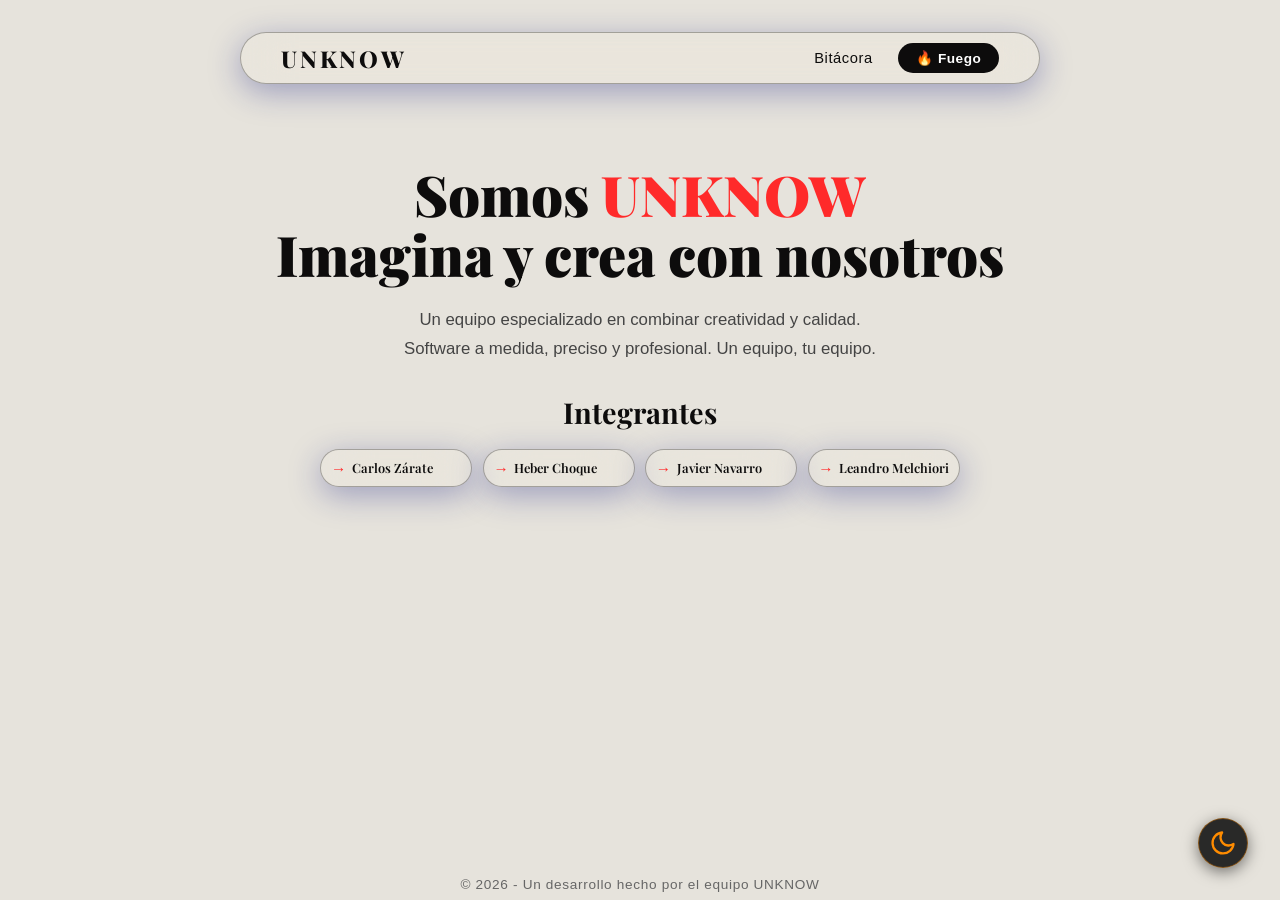
<file: index.html>
<!DOCTYPE html>
<html lang="es">
<head>
  <meta charset="UTF-8">
  <meta name="viewport" content="width=device-width, initial-scale=1.0, viewport-fit=cover">
  <link rel="preconnect" href="https://fonts.googleapis.com">
  <link rel="preconnect" href="https://fonts.gstatic.com" crossorigin>
  <link href="https://fonts.googleapis.com/css2?family=Playfair+Display:ital,wght@0,400..900;1,400..900&family=Google+Sans:wght@400;500;700&display=swap" rel="stylesheet">
  <link rel="stylesheet" href="css/style.css">
  <title>UNKNOW</title>
  <link rel="icon" href="data:image/svg+xml,%3Csvg xmlns='http://www.w3.org/2000/svg' viewBox='0 0 32 32'%3E%3Crect fill='%23ff2a2a' width='32' height='32' rx='6'/%3E%3Ctext x='16' y='21' text-anchor='middle' fill='white' font-size='14' font-family='system-ui,sans-serif' font-weight='800'%3EU%3C/text%3E%3C/svg%3E" type="image/svg+xml">
</head>
<body class="page-stack">

  <!-- Luna: modo blackout -->
  <div class="moon-svg">
    <svg viewBox="0 0 100 100" xmlns="http://www.w3.org/2000/svg">
      <defs>
        <radialGradient id="moonGradient" cx="30%" cy="30%" r="70%">
          <stop offset="0%" style="stop-color:#fff;stop-opacity:1" />
          <stop offset="50%" style="stop-color:#e6e6e6;stop-opacity:1" />
          <stop offset="100%" style="stop-color:#999;stop-opacity:1" />
        </radialGradient>
      </defs>
      <circle cx="50" cy="50" r="45" fill="url(#moonGradient)" />
      <circle cx="35" cy="40" r="8" fill="#bbb" opacity="0.5"/>
      <circle cx="60" cy="55" r="12" fill="#bbb" opacity="0.4"/>
      <circle cx="45" cy="65" r="6" fill="#bbb" opacity="0.6"/>
      <circle cx="65" cy="35" r="5" fill="#bbb" opacity="0.5"/>
    </svg>
  </div>

  <!-- Estrellas: destellos pequeños -->
  <div class="stars">
    <svg viewBox="0 0 200 200" xmlns="http://www.w3.org/2000/svg">
      <!-- Cruces diminutas tipo destello -->
      <g opacity="0.8"><animate attributeName="opacity" values="0.8;0.2;0.8" dur="2s" repeatCount="indefinite"/><path d="M20 30h-0.5v-0.5h0.5v-0.5h0.5v0.5h0.5v0.5h-0.5v0.5h-0.5z" fill="#fff"/></g>
      <g opacity="0.6"><animate attributeName="opacity" values="0.6;0.15;0.6" dur="3s" repeatCount="indefinite"/><path d="M50 15h-0.6v-0.6h0.6v-0.6h0.6v0.6h0.6v0.6h-0.6v0.6h-0.6z" fill="#fff"/></g>
      <g opacity="0.9"><animate attributeName="opacity" values="0.9;0.25;0.9" dur="2.5s" repeatCount="indefinite"/><path d="M80 40h-0.5v-0.5h0.5v-0.5h0.5v0.5h0.5v0.5h-0.5v0.5h-0.5z" fill="#fff"/></g>
      <g opacity="0.7"><animate attributeName="opacity" values="0.7;0.2;0.7" dur="4s" repeatCount="indefinite"/><path d="M120 25h-0.6v-0.6h0.6v-0.6h0.6v0.6h0.6v0.6h-0.6v0.6h-0.6z" fill="#fff"/></g>
      <g opacity="0.8"><animate attributeName="opacity" values="0.8;0.15;0.8" dur="3.5s" repeatCount="indefinite"/><path d="M160 50h-0.5v-0.5h0.5v-0.5h0.5v0.5h0.5v0.5h-0.5v0.5h-0.5z" fill="#fff"/></g>
      <g opacity="0.9"><animate attributeName="opacity" values="0.9;0.3;0.9" dur="2.8s" repeatCount="indefinite"/><path d="M180 20h-0.4v-0.4h0.4v-0.4h0.4v0.4h0.4v0.4h-0.4v0.4h-0.4z" fill="#fff"/></g>
      <g opacity="0.6"><animate attributeName="opacity" values="0.6;0.15;0.6" dur="3.2s" repeatCount="indefinite"/><path d="M30 80h-0.5v-0.5h0.5v-0.5h0.5v0.5h0.5v0.5h-0.5v0.5h-0.5z" fill="#fff"/></g>
      <g opacity="0.8"><animate attributeName="opacity" values="0.8;0.2;0.8" dur="2.3s" repeatCount="indefinite"/><path d="M70 70h-0.6v-0.6h0.6v-0.6h0.6v0.6h0.6v0.6h-0.6v0.6h-0.6z" fill="#fff"/></g>
      <g opacity="0.7"><animate attributeName="opacity" values="0.7;0.18;0.7" dur="3.8s" repeatCount="indefinite"/><path d="M140 80h-0.5v-0.5h0.5v-0.5h0.5v0.5h0.5v0.5h-0.5v0.5h-0.5z" fill="#fff"/></g>
      <g opacity="0.9"><animate attributeName="opacity" values="0.9;0.25;0.9" dur="2.6s" repeatCount="indefinite"/><path d="M170 100h-0.5v-0.5h0.5v-0.5h0.5v0.5h0.5v0.5h-0.5v0.5h-0.5z" fill="#fff"/></g>
      <!-- Destellos extra pequeños -->
      <g opacity="0.7"><animate attributeName="opacity" values="0.7;0.1;0.7" dur="2.2s" repeatCount="indefinite"/><path d="M45 45h-0.3v-0.3h0.3v-0.3h0.3v0.3h0.3v0.3h-0.3v0.3h-0.3z" fill="#fff"/></g>
      <g opacity="0.8"><animate attributeName="opacity" values="0.8;0.2;0.8" dur="3.5s" repeatCount="indefinite"/><path d="M95 25h-0.4v-0.4h0.4v-0.4h0.4v0.4h0.4v0.4h-0.4v0.4h-0.4z" fill="#fff"/></g>
      <g opacity="0.6"><animate attributeName="opacity" values="0.6;0.1;0.6" dur="2.7s" repeatCount="indefinite"/><path d="M145 35h-0.3v-0.3h0.3v-0.3h0.3v0.3h0.3v0.3h-0.3v0.3h-0.3z" fill="#fff"/></g>
      <g opacity="0.9"><animate attributeName="opacity" values="0.9;0.3;0.9" dur="3.1s" repeatCount="indefinite"/><path d="M190 60h-0.4v-0.4h0.4v-0.4h0.4v0.4h0.4v0.4h-0.4v0.4h-0.4z" fill="#fff"/></g>
      <g opacity="0.7"><animate attributeName="opacity" values="0.7;0.15;0.7" dur="2.4s" repeatCount="indefinite"/><path d="M10 90h-0.3v-0.3h0.3v-0.3h0.3v0.3h0.3v0.3h-0.3v0.3h-0.3z" fill="#fff"/></g>
    </svg>
  </div>

  <!-- Botón luna flotante -->
  <button class="moon-btn-fixed" id="moonBtn" aria-label="Luna">
    <svg viewBox="0 0 24 24" fill="none" xmlns="http://www.w3.org/2000/svg">
      <path d="M21 12.79A9 9 0 1 1 11.21 3 7 7 0 0 0 21 12.79z" stroke="#ff8c00" stroke-width="2" stroke-linecap="round" stroke-linejoin="round" fill="none"/>
    </svg>
  </button>
  <div class="moon-hint" id="moonHint">🌙 Modo noche activado. 🔥 El fuego ilumina...</div>

  <!-- SVG antorcha / fuego -->
  <div class="fire-svg">
    <svg viewBox="0 0 100 100" xmlns="http://www.w3.org/2000/svg">
      <defs>
        <linearGradient id="fireGradient1" x1="0%" y1="100%" x2="0%" y2="0%">
          <stop offset="0%" style="stop-color:#ff2a2a;stop-opacity:1" />
          <stop offset="50%" style="stop-color:#ff8c00;stop-opacity:1" />
          <stop offset="100%" style="stop-color:#ffd700;stop-opacity:1" />
        </linearGradient>
        <linearGradient id="fireGradient2" x1="0%" y1="100%" x2="0%" y2="0%">
          <stop offset="0%" style="stop-color:#ff4500;stop-opacity:1" />
          <stop offset="60%" style="stop-color:#ffa500;stop-opacity:1" />
          <stop offset="100%" style="stop-color:#ffff00;stop-opacity:1" />
        </linearGradient>
      </defs>
      <!-- Llamas exteriores -->
      <path d="M50 95 Q30 70 25 50 Q20 30 35 20 Q40 10 50 5 Q60 10 65 20 Q80 30 75 50 Q70 70 50 95" fill="url(#fireGradient1)" opacity="0.9"/>
      <!-- Llamas intermedias -->
      <path d="M50 90 Q38 72 35 55 Q32 40 42 32 Q45 25 50 15 Q55 25 58 32 Q68 40 65 55 Q62 72 50 90" fill="url(#fireGradient2)" opacity="0.85"/>
      <!-- Llamas interiores -->
      <path d="M50 85 Q42 70 40 58 Q38 48 45 42 Q48 38 50 30 Q52 38 55 42 Q62 48 60 58 Q58 70 50 85" fill="#ffff99" opacity="0.9"/>
      <!-- Núcleo -->
      <ellipse cx="50" cy="75" rx="8" ry="12" fill="#ffffff" opacity="0.8"/>
    </svg>
  </div>

  <div class="header-row">
    <header>
      <a href="./index.html" class="header-title">UNKNOW</a>
      <nav>
        <a href="./bitacora.html">Bitácora</a>
        <button id="fireEffect" class="fire-btn">🔥 Fuego</button>
      </nav>
    </header>
  </div>

  <div class="page-column">
    <section class="hero">
      <h1>Somos <span>UNKNOW</span><br>Imagina y crea con nosotros</h1>
      <p class="intro-text">
        Un equipo especializado en combinar creatividad y calidad.<br>
        Software a medida, preciso y profesional. Un equipo, tu equipo.
      </p>

      <h2 class="integrantes-title">Integrantes</h2>

      <div class="bento-grid">

        <a href="Integrantes/carlos/carlos.html" class="bento-card">
          <span class="member-arrow">→</span>
          <span class="member-name">Carlos Zárate</span>
        </a>

        <a href="Integrantes/heber/heber.html" class="bento-card">
          <span class="member-arrow">→</span>
          <span class="member-name">Heber Choque</span>
        </a>

        <a href="Integrantes/javier/javier.html" class="bento-card">
          <span class="member-arrow">→</span>
          <span class="member-name">Javier Navarro</span>
        </a>

        <a href="Integrantes/leandro/leandro.html" class="bento-card">
          <span class="member-arrow">→</span>
          <span class="member-name">Leandro Melchiori</span>
        </a>

      </div>
    </section>

    <footer>
      <p>© 2026 - Un desarrollo hecho por el equipo UNKNOW</p>
    </footer>
  </div>

  <script src="js/script.js"></script>
</body>
</html>
</file>
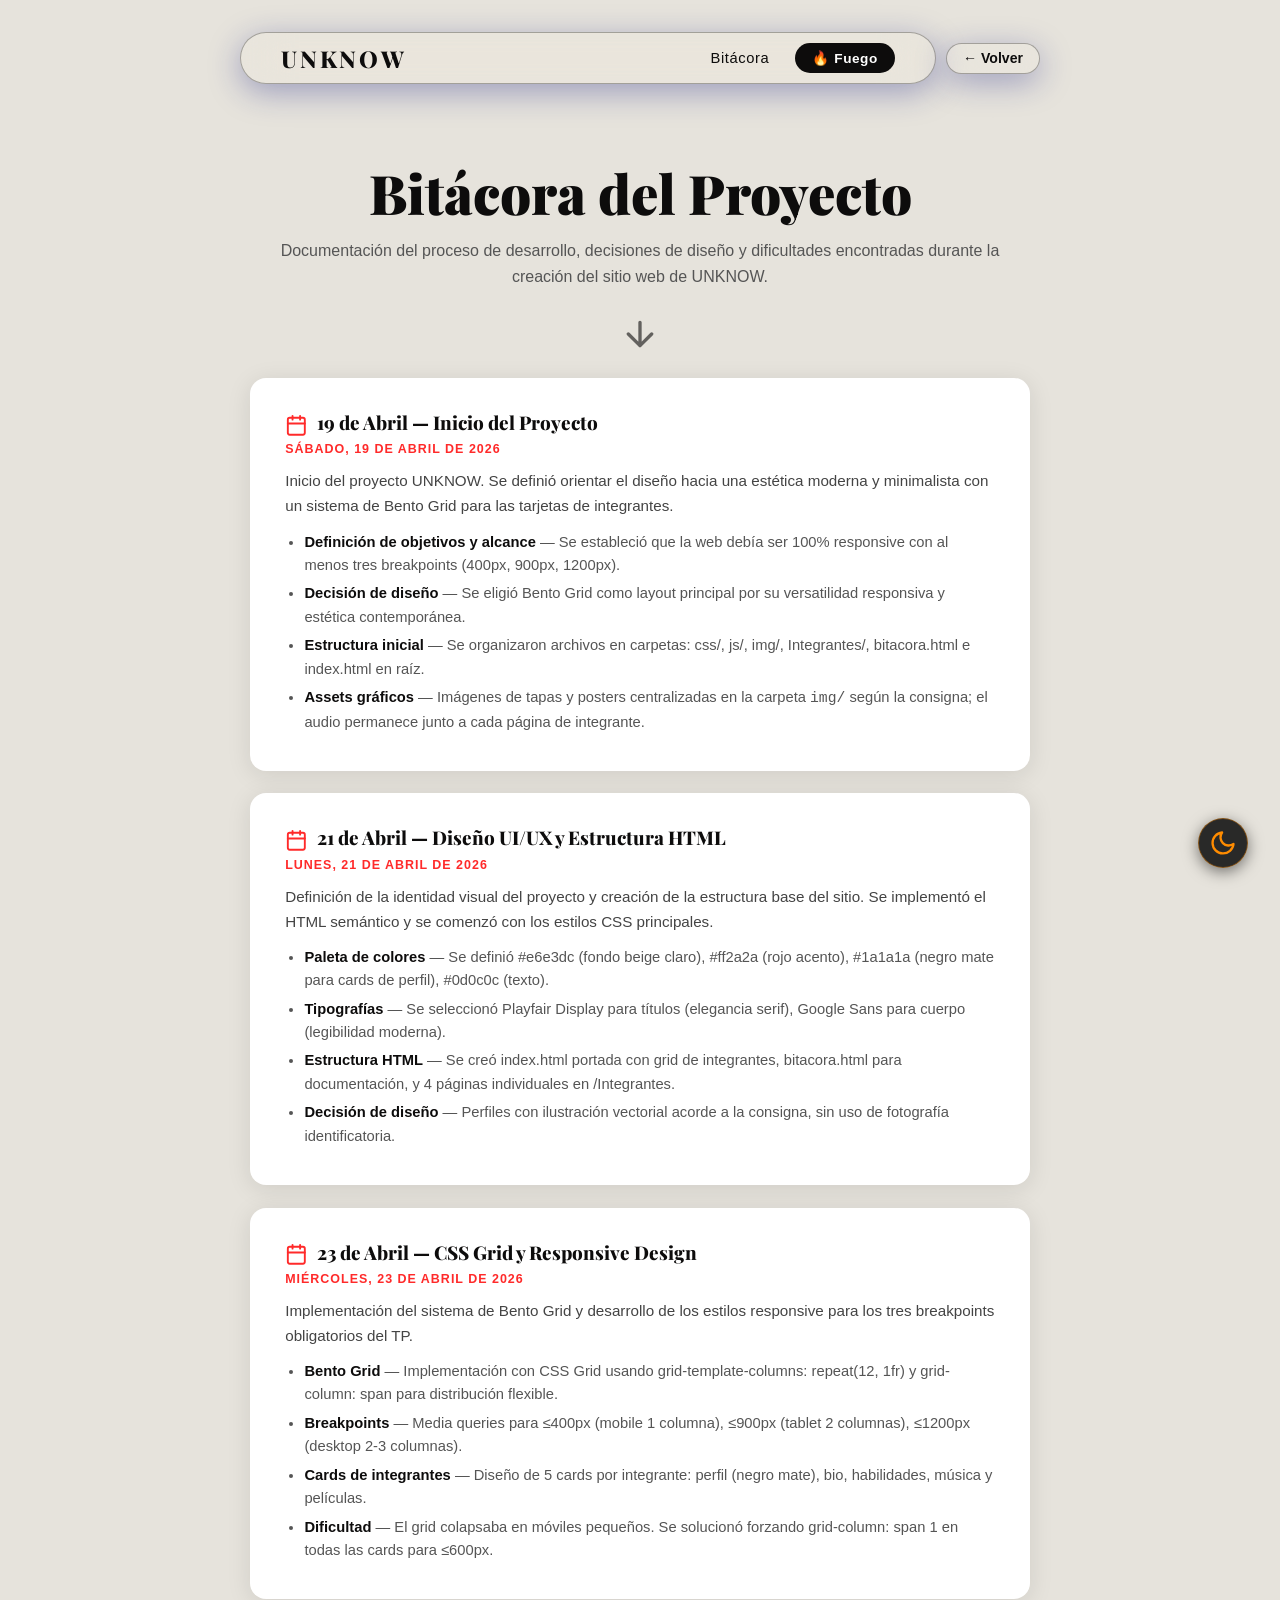
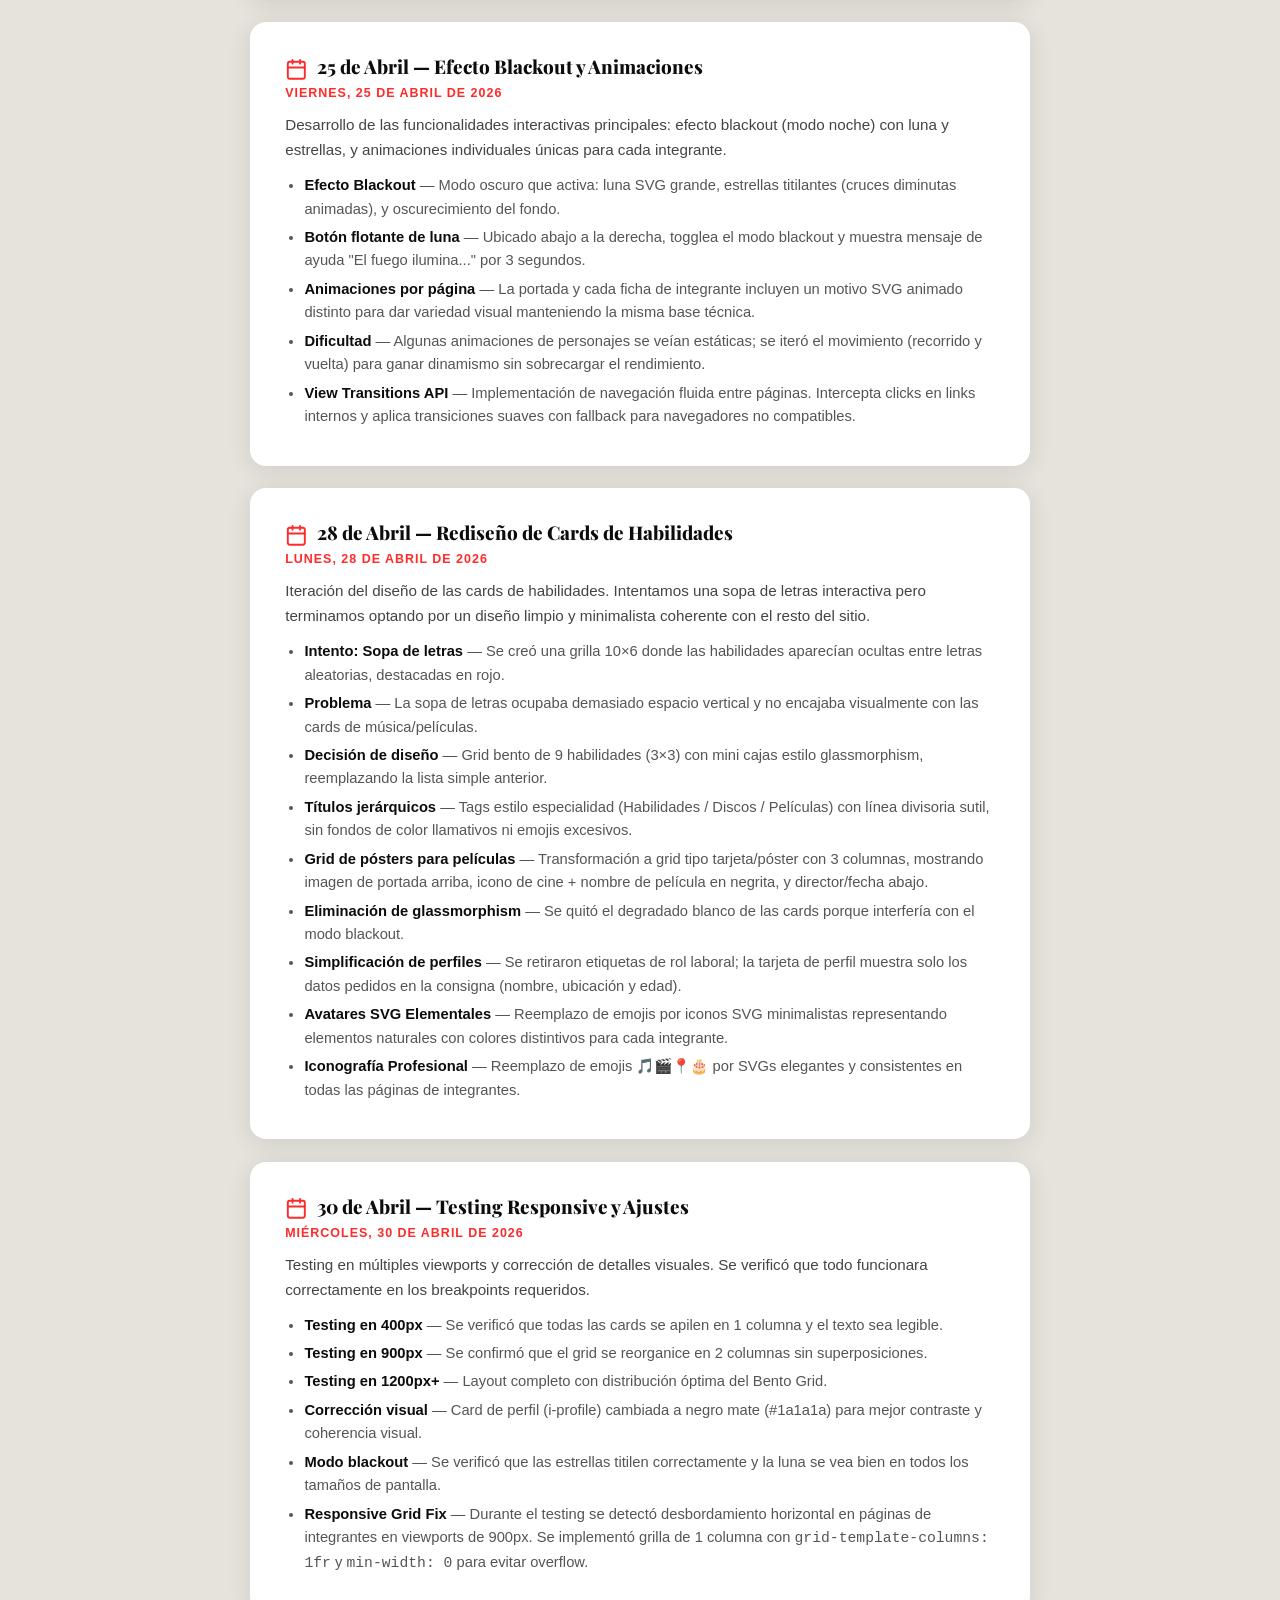
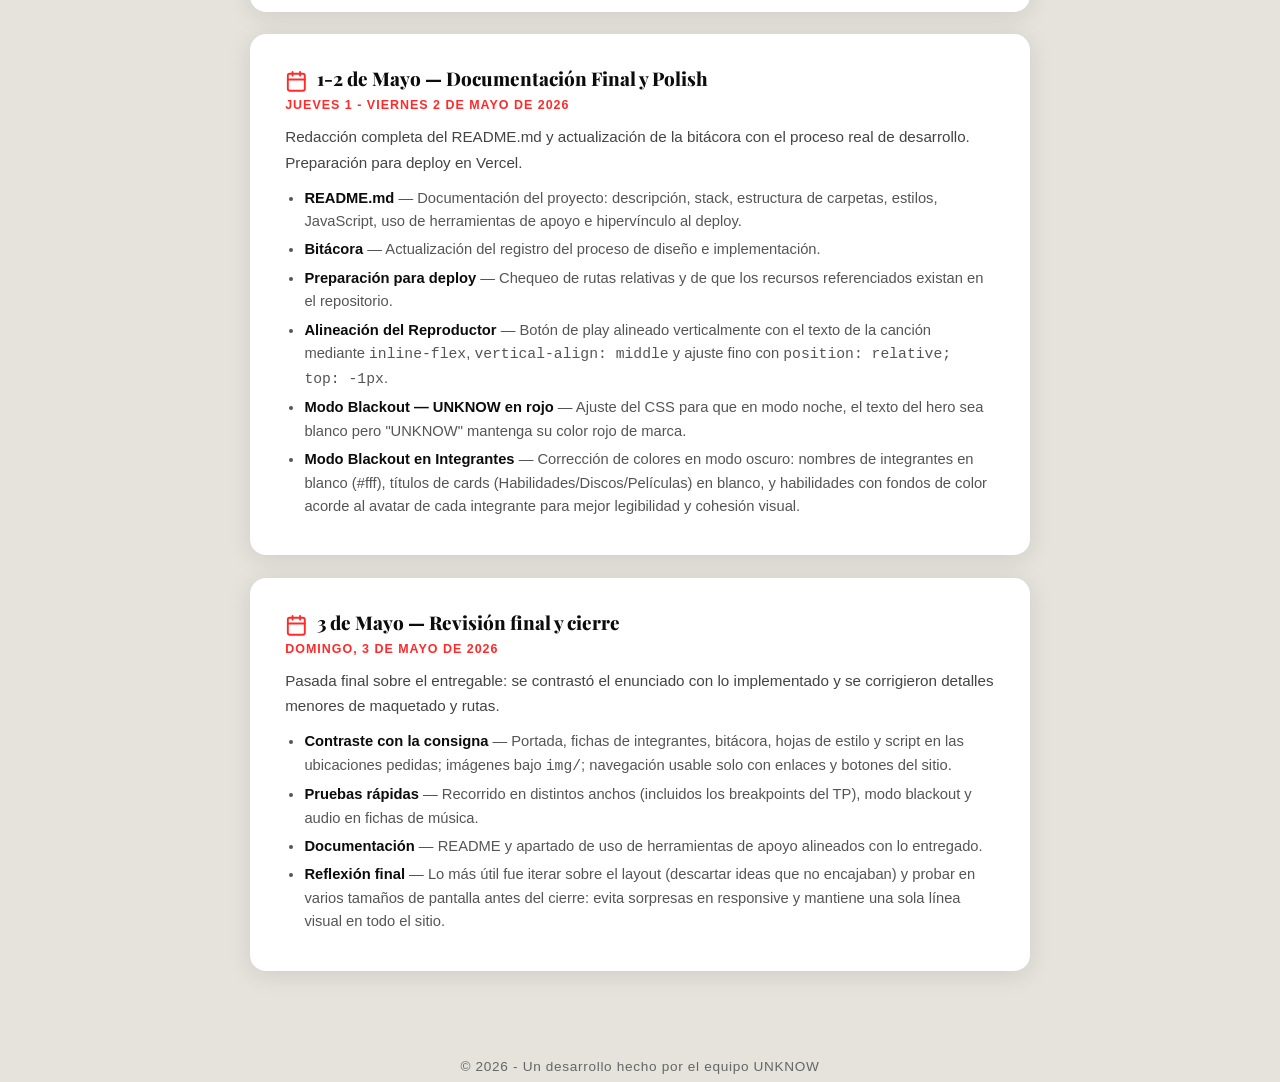
<file: bitacora.html>
<!DOCTYPE html>
<html lang="es">
<head>
  <meta charset="UTF-8">
  <meta name="viewport" content="width=device-width, initial-scale=1.0, viewport-fit=cover">
  <link rel="preconnect" href="https://fonts.googleapis.com">
  <link rel="preconnect" href="https://fonts.gstatic.com" crossorigin>
  <link href="https://fonts.googleapis.com/css2?family=Playfair+Display:ital,wght@0,400..900;1,400..900&family=Google+Sans:wght@400;500;700&display=swap" rel="stylesheet">
  <link rel="stylesheet" href="css/style.css">
  <title>Bitácora — UNKNOW</title>
  <link rel="icon" href="data:image/svg+xml,%3Csvg xmlns='http://www.w3.org/2000/svg' viewBox='0 0 32 32'%3E%3Crect fill='%23ff2a2a' width='32' height='32' rx='6'/%3E%3Ctext x='16' y='21' text-anchor='middle' fill='white' font-size='14' font-family='system-ui,sans-serif' font-weight='800'%3EU%3C/text%3E%3C/svg%3E" type="image/svg+xml">
</head>
<body class="page-stack">

  <!-- Luna: modo blackout -->
  <div class="moon-svg">
    <svg viewBox="0 0 100 100" xmlns="http://www.w3.org/2000/svg">
      <defs>
        <radialGradient id="moonGradient" cx="30%" cy="30%" r="70%">
          <stop offset="0%" style="stop-color:#fff;stop-opacity:1" />
          <stop offset="50%" style="stop-color:#e6e6e6;stop-opacity:1" />
          <stop offset="100%" style="stop-color:#999;stop-opacity:1" />
        </radialGradient>
      </defs>
      <circle cx="50" cy="50" r="45" fill="url(#moonGradient)" />
      <circle cx="35" cy="40" r="8" fill="#bbb" opacity="0.5"/>
      <circle cx="60" cy="55" r="12" fill="#bbb" opacity="0.4"/>
      <circle cx="45" cy="65" r="6" fill="#bbb" opacity="0.6"/>
      <circle cx="65" cy="35" r="5" fill="#bbb" opacity="0.5"/>
    </svg>
  </div>

  <!-- Estrellas: destellos pequeños -->
  <div class="stars">
    <svg viewBox="0 0 200 200" xmlns="http://www.w3.org/2000/svg">
      <!-- Cruces diminutas tipo destello -->
      <g opacity="0.8"><animate attributeName="opacity" values="0.8;0.2;0.8" dur="2s" repeatCount="indefinite"/><path d="M20 30h-0.5v-0.5h0.5v-0.5h0.5v0.5h0.5v0.5h-0.5v0.5h-0.5z" fill="#fff"/></g>
      <g opacity="0.6"><animate attributeName="opacity" values="0.6;0.15;0.6" dur="3s" repeatCount="indefinite"/><path d="M50 15h-0.6v-0.6h0.6v-0.6h0.6v0.6h0.6v0.6h-0.6v0.6h-0.6z" fill="#fff"/></g>
      <g opacity="0.9"><animate attributeName="opacity" values="0.9;0.25;0.9" dur="2.5s" repeatCount="indefinite"/><path d="M80 40h-0.5v-0.5h0.5v-0.5h0.5v0.5h0.5v0.5h-0.5v0.5h-0.5z" fill="#fff"/></g>
      <g opacity="0.7"><animate attributeName="opacity" values="0.7;0.2;0.7" dur="4s" repeatCount="indefinite"/><path d="M120 25h-0.6v-0.6h0.6v-0.6h0.6v0.6h0.6v0.6h-0.6v0.6h-0.6z" fill="#fff"/></g>
      <g opacity="0.8"><animate attributeName="opacity" values="0.8;0.15;0.8" dur="3.5s" repeatCount="indefinite"/><path d="M160 50h-0.5v-0.5h0.5v-0.5h0.5v0.5h0.5v0.5h-0.5v0.5h-0.5z" fill="#fff"/></g>
      <g opacity="0.9"><animate attributeName="opacity" values="0.9;0.3;0.9" dur="2.8s" repeatCount="indefinite"/><path d="M180 20h-0.4v-0.4h0.4v-0.4h0.4v0.4h0.4v0.4h-0.4v0.4h-0.4z" fill="#fff"/></g>
      <g opacity="0.6"><animate attributeName="opacity" values="0.6;0.15;0.6" dur="3.2s" repeatCount="indefinite"/><path d="M30 80h-0.5v-0.5h0.5v-0.5h0.5v0.5h0.5v0.5h-0.5v0.5h-0.5z" fill="#fff"/></g>
      <g opacity="0.8"><animate attributeName="opacity" values="0.8;0.2;0.8" dur="2.3s" repeatCount="indefinite"/><path d="M70 70h-0.6v-0.6h0.6v-0.6h0.6v0.6h0.6v0.6h-0.6v0.6h-0.6z" fill="#fff"/></g>
      <g opacity="0.7"><animate attributeName="opacity" values="0.7;0.18;0.7" dur="3.8s" repeatCount="indefinite"/><path d="M140 80h-0.5v-0.5h0.5v-0.5h0.5v0.5h0.5v0.5h-0.5v0.5h-0.5z" fill="#fff"/></g>
      <g opacity="0.9"><animate attributeName="opacity" values="0.9;0.25;0.9" dur="2.6s" repeatCount="indefinite"/><path d="M170 100h-0.5v-0.5h0.5v-0.5h0.5v0.5h0.5v0.5h-0.5v0.5h-0.5z" fill="#fff"/></g>
      <!-- Destellos extra pequeños -->
      <g opacity="0.7"><animate attributeName="opacity" values="0.7;0.1;0.7" dur="2.2s" repeatCount="indefinite"/><path d="M45 45h-0.3v-0.3h0.3v-0.3h0.3v0.3h0.3v0.3h-0.3v0.3h-0.3z" fill="#fff"/></g>
      <g opacity="0.8"><animate attributeName="opacity" values="0.8;0.2;0.8" dur="3.5s" repeatCount="indefinite"/><path d="M95 25h-0.4v-0.4h0.4v-0.4h0.4v0.4h0.4v0.4h-0.4v0.4h-0.4z" fill="#fff"/></g>
      <g opacity="0.6"><animate attributeName="opacity" values="0.6;0.1;0.6" dur="2.7s" repeatCount="indefinite"/><path d="M145 35h-0.3v-0.3h0.3v-0.3h0.3v0.3h0.3v0.3h-0.3v0.3h-0.3z" fill="#fff"/></g>
      <g opacity="0.9"><animate attributeName="opacity" values="0.9;0.3;0.9" dur="3.1s" repeatCount="indefinite"/><path d="M190 60h-0.4v-0.4h0.4v-0.4h0.4v0.4h0.4v0.4h-0.4v0.4h-0.4z" fill="#fff"/></g>
      <g opacity="0.7"><animate attributeName="opacity" values="0.7;0.15;0.7" dur="2.4s" repeatCount="indefinite"/><path d="M10 90h-0.3v-0.3h0.3v-0.3h0.3v0.3h0.3v0.3h-0.3v0.3h-0.3z" fill="#fff"/></g>
    </svg>
  </div>

  <!-- Botón luna flotante -->
  <button class="moon-btn-fixed" id="moonBtn" aria-label="Luna">
    <svg viewBox="0 0 24 24" fill="none" xmlns="http://www.w3.org/2000/svg">
      <path d="M21 12.79A9 9 0 1 1 11.21 3 7 7 0 0 0 21 12.79z" stroke="#ff8c00" stroke-width="2" stroke-linecap="round" stroke-linejoin="round" fill="none"/>
    </svg>
  </button>
  <div class="moon-hint" id="moonHint">🌙 Modo noche activado. 🔥 El fuego ilumina...</div>

  <!-- SVG antorcha / fuego -->
  <div class="fire-svg">
    <svg viewBox="0 0 100 100" xmlns="http://www.w3.org/2000/svg">
      <defs>
        <linearGradient id="fireGradient1" x1="0%" y1="100%" x2="0%" y2="0%">
          <stop offset="0%" style="stop-color:#ff2a2a;stop-opacity:1" />
          <stop offset="50%" style="stop-color:#ff8c00;stop-opacity:1" />
          <stop offset="100%" style="stop-color:#ffd700;stop-opacity:1" />
        </linearGradient>
        <linearGradient id="fireGradient2" x1="0%" y1="100%" x2="0%" y2="0%">
          <stop offset="0%" style="stop-color:#ff4500;stop-opacity:1" />
          <stop offset="60%" style="stop-color:#ffa500;stop-opacity:1" />
          <stop offset="100%" style="stop-color:#ffff00;stop-opacity:1" />
        </linearGradient>
      </defs>
      <path d="M50 95 Q30 70 25 50 Q20 30 35 20 Q40 10 50 5 Q60 10 65 20 Q80 30 75 50 Q70 70 50 95" fill="url(#fireGradient1)" opacity="0.9"/>
      <path d="M50 90 Q38 72 35 55 Q32 40 42 32 Q45 25 50 15 Q55 25 58 32 Q68 40 65 55 Q62 72 50 90" fill="url(#fireGradient2)" opacity="0.85"/>
      <path d="M50 85 Q42 70 40 58 Q38 48 45 42 Q48 38 50 30 Q52 38 55 42 Q62 48 60 58 Q58 70 50 85" fill="#ffff99" opacity="0.9"/>
      <ellipse cx="50" cy="75" rx="8" ry="12" fill="#ffffff" opacity="0.8"/>
    </svg>
  </div>

  <div class="header-row">
    <header>
      <a href="./index.html" class="header-title">UNKNOW</a>
      <nav>
        <a href="./bitacora.html">Bitácora</a>
        <button id="fireEffect" class="fire-btn">🔥 Fuego</button>
      </nav>
    </header>
    <a href="./index.html" class="back-island">← Volver</a>
  </div>

  <div class="page-column">
  <section class="hero interior">
    <h1>Bitácora del Proyecto</h1>
    <p>Documentación del proceso de desarrollo, decisiones de diseño y dificultades encontradas durante la creación del sitio web de UNKNOW.</p>
    <svg class="scroll-arrow" width="40" height="40" viewBox="0 0 24 24" fill="none" stroke="currentColor" stroke-width="2" stroke-linecap="round" stroke-linejoin="round">
      <path d="M12 5v14M19 12l-7 7-7-7"/>
    </svg>
  </section>

  <section class="bitacora-content">

    <div class="timeline-item">
      <h2><span class="timeline-icon"><svg viewBox="0 0 24 24"><rect x="3" y="4" width="18" height="18" rx="2" ry="2"></rect><line x1="16" y1="2" x2="16" y2="6"></line><line x1="8" y1="2" x2="8" y2="6"></line><line x1="3" y1="10" x2="21" y2="10"></line></svg></span> 19 de Abril — Inicio del Proyecto</h2>
      <div class="fecha">Sábado, 19 de Abril de 2026</div>
      <p>Inicio del proyecto UNKNOW. Se definió orientar el diseño hacia una estética moderna y minimalista con un sistema de Bento Grid para las tarjetas de integrantes.</p>
      <ul>
        <li><strong>Definición de objetivos y alcance</strong> — Se estableció que la web debía ser 100% responsive con al menos tres breakpoints (400px, 900px, 1200px).</li>
        <li><strong>Decisión de diseño</strong> — Se eligió Bento Grid como layout principal por su versatilidad responsiva y estética contemporánea.</li>
        <li><strong>Estructura inicial</strong> — Se organizaron archivos en carpetas: css/, js/, img/, Integrantes/, bitacora.html e index.html en raíz.</li>
        <li><strong>Assets gráficos</strong> — Imágenes de tapas y posters centralizadas en la carpeta <code>img/</code> según la consigna; el audio permanece junto a cada página de integrante.</li>
      </ul>
    </div>

    <div class="timeline-item">
      <h2><span class="timeline-icon"><svg viewBox="0 0 24 24"><rect x="3" y="4" width="18" height="18" rx="2" ry="2"></rect><line x1="16" y1="2" x2="16" y2="6"></line><line x1="8" y1="2" x2="8" y2="6"></line><line x1="3" y1="10" x2="21" y2="10"></line></svg></span> 21 de Abril — Diseño UI/UX y Estructura HTML</h2>
      <div class="fecha">Lunes, 21 de Abril de 2026</div>
      <p>Definición de la identidad visual del proyecto y creación de la estructura base del sitio. Se implementó el HTML semántico y se comenzó con los estilos CSS principales.</p>
      <ul>
        <li><strong>Paleta de colores</strong> — Se definió #e6e3dc (fondo beige claro), #ff2a2a (rojo acento), #1a1a1a (negro mate para cards de perfil), #0d0c0c (texto).</li>
        <li><strong>Tipografías</strong> — Se seleccionó Playfair Display para títulos (elegancia serif), Google Sans para cuerpo (legibilidad moderna).</li>
        <li><strong>Estructura HTML</strong> — Se creó index.html portada con grid de integrantes, bitacora.html para documentación, y 4 páginas individuales en /Integrantes.</li>
        <li><strong>Decisión de diseño</strong> — Perfiles con ilustración vectorial acorde a la consigna, sin uso de fotografía identificatoria.</li>
      </ul>
    </div>

    <div class="timeline-item">
      <h2><span class="timeline-icon"><svg viewBox="0 0 24 24"><rect x="3" y="4" width="18" height="18" rx="2" ry="2"></rect><line x1="16" y1="2" x2="16" y2="6"></line><line x1="8" y1="2" x2="8" y2="6"></line><line x1="3" y1="10" x2="21" y2="10"></line></svg></span> 23 de Abril — CSS Grid y Responsive Design</h2>
      <div class="fecha">Miércoles, 23 de Abril de 2026</div>
      <p>Implementación del sistema de Bento Grid y desarrollo de los estilos responsive para los tres breakpoints obligatorios del TP.</p>
      <ul>
        <li><strong>Bento Grid</strong> — Implementación con CSS Grid usando grid-template-columns: repeat(12, 1fr) y grid-column: span para distribución flexible.</li>
        <li><strong>Breakpoints</strong> — Media queries para ≤400px (mobile 1 columna), ≤900px (tablet 2 columnas), ≤1200px (desktop 2-3 columnas).</li>
        <li><strong>Cards de integrantes</strong> — Diseño de 5 cards por integrante: perfil (negro mate), bio, habilidades, música y películas.</li>
        <li><strong>Dificultad</strong> — El grid colapsaba en móviles pequeños. Se solucionó forzando grid-column: span 1 en todas las cards para ≤600px.</li>
      </ul>
    </div>

    <div class="timeline-item">
      <h2><span class="timeline-icon"><svg viewBox="0 0 24 24"><rect x="3" y="4" width="18" height="18" rx="2" ry="2"></rect><line x1="16" y1="2" x2="16" y2="6"></line><line x1="8" y1="2" x2="8" y2="6"></line><line x1="3" y1="10" x2="21" y2="10"></line></svg></span> 25 de Abril — Efecto Blackout y Animaciones</h2>
      <div class="fecha">Viernes, 25 de Abril de 2026</div>
      <p>Desarrollo de las funcionalidades interactivas principales: efecto blackout (modo noche) con luna y estrellas, y animaciones individuales únicas para cada integrante.</p>
      <ul>
        <li><strong>Efecto Blackout</strong> — Modo oscuro que activa: luna SVG grande, estrellas titilantes (cruces diminutas animadas), y oscurecimiento del fondo.</li>
        <li><strong>Botón flotante de luna</strong> — Ubicado abajo a la derecha, togglea el modo blackout y muestra mensaje de ayuda "El fuego ilumina..." por 3 segundos.</li>
        <li><strong>Animaciones por página</strong> — La portada y cada ficha de integrante incluyen un motivo SVG animado distinto para dar variedad visual manteniendo la misma base técnica.</li>
        <li><strong>Dificultad</strong> — Algunas animaciones de personajes se veían estáticas; se iteró el movimiento (recorrido y vuelta) para ganar dinamismo sin sobrecargar el rendimiento.</li>
        <li><strong>View Transitions API</strong> — Implementación de navegación fluida entre páginas. Intercepta clicks en links internos y aplica transiciones suaves con fallback para navegadores no compatibles.</li>
      </ul>
    </div>

    <div class="timeline-item">
      <h2><span class="timeline-icon"><svg viewBox="0 0 24 24"><rect x="3" y="4" width="18" height="18" rx="2" ry="2"></rect><line x1="16" y1="2" x2="16" y2="6"></line><line x1="8" y1="2" x2="8" y2="6"></line><line x1="3" y1="10" x2="21" y2="10"></line></svg></span> 28 de Abril — Rediseño de Cards de Habilidades</h2>
      <div class="fecha">Lunes, 28 de Abril de 2026</div>
      <p>Iteración del diseño de las cards de habilidades. Intentamos una sopa de letras interactiva pero terminamos optando por un diseño limpio y minimalista coherente con el resto del sitio.</p>
      <ul>
        <li><strong>Intento: Sopa de letras</strong> — Se creó una grilla 10×6 donde las habilidades aparecían ocultas entre letras aleatorias, destacadas en rojo.</li>
        <li><strong>Problema</strong> — La sopa de letras ocupaba demasiado espacio vertical y no encajaba visualmente con las cards de música/películas.</li>
        <li><strong>Decisión de diseño</strong> — Grid bento de 9 habilidades (3×3) con mini cajas estilo glassmorphism, reemplazando la lista simple anterior.</li>
        <li><strong>Títulos jerárquicos</strong> — Tags estilo especialidad (Habilidades / Discos / Películas) con línea divisoria sutil, sin fondos de color llamativos ni emojis excesivos.</li>
        <li><strong>Grid de pósters para películas</strong> — Transformación a grid tipo tarjeta/póster con 3 columnas, mostrando imagen de portada arriba, icono de cine + nombre de película en negrita, y director/fecha abajo.</li>
        <li><strong>Eliminación de glassmorphism</strong> — Se quitó el degradado blanco de las cards porque interfería con el modo blackout.</li>
        <li><strong>Simplificación de perfiles</strong> — Se retiraron etiquetas de rol laboral; la tarjeta de perfil muestra solo los datos pedidos en la consigna (nombre, ubicación y edad).</li>
        <li><strong>Avatares SVG Elementales</strong> — Reemplazo de emojis por iconos SVG minimalistas representando elementos naturales con colores distintivos para cada integrante.</li>
        <li><strong>Iconografía Profesional</strong> — Reemplazo de emojis 🎵🎬📍🎂 por SVGs elegantes y consistentes en todas las páginas de integrantes.</li>
      </ul>
    </div>

    <div class="timeline-item">
      <h2><span class="timeline-icon"><svg viewBox="0 0 24 24"><rect x="3" y="4" width="18" height="18" rx="2" ry="2"></rect><line x1="16" y1="2" x2="16" y2="6"></line><line x1="8" y1="2" x2="8" y2="6"></line><line x1="3" y1="10" x2="21" y2="10"></line></svg></span> 30 de Abril — Testing Responsive y Ajustes</h2>
      <div class="fecha">Miércoles, 30 de Abril de 2026</div>
      <p>Testing en múltiples viewports y corrección de detalles visuales. Se verificó que todo funcionara correctamente en los breakpoints requeridos.</p>
      <ul>
        <li><strong>Testing en 400px</strong> — Se verificó que todas las cards se apilen en 1 columna y el texto sea legible.</li>
        <li><strong>Testing en 900px</strong> — Se confirmó que el grid se reorganice en 2 columnas sin superposiciones.</li>
        <li><strong>Testing en 1200px+</strong> — Layout completo con distribución óptima del Bento Grid.</li>
        <li><strong>Corrección visual</strong> — Card de perfil (i-profile) cambiada a negro mate (#1a1a1a) para mejor contraste y coherencia visual.</li>
        <li><strong>Modo blackout</strong> — Se verificó que las estrellas titilen correctamente y la luna se vea bien en todos los tamaños de pantalla.</li>
        <li><strong>Responsive Grid Fix</strong> — Durante el testing se detectó desbordamiento horizontal en páginas de integrantes en viewports de 900px. Se implementó grilla de 1 columna con <code>grid-template-columns: 1fr</code> y <code>min-width: 0</code> para evitar overflow.</li>
      </ul>
    </div>

    <div class="timeline-item">
      <h2><span class="timeline-icon"><svg viewBox="0 0 24 24"><rect x="3" y="4" width="18" height="18" rx="2" ry="2"></rect><line x1="16" y1="2" x2="16" y2="6"></line><line x1="8" y1="2" x2="8" y2="6"></line><line x1="3" y1="10" x2="21" y2="10"></line></svg></span> 1-2 de Mayo — Documentación Final y Polish</h2>
      <div class="fecha">Jueves 1 - Viernes 2 de Mayo de 2026</div>
      <p>Redacción completa del README.md y actualización de la bitácora con el proceso real de desarrollo. Preparación para deploy en Vercel.</p>
      <ul>
        <li><strong>README.md</strong> — Documentación del proyecto: descripción, stack, estructura de carpetas, estilos, JavaScript, uso de herramientas de apoyo e hipervínculo al deploy.</li>
        <li><strong>Bitácora</strong> — Actualización del registro del proceso de diseño e implementación.</li>
        <li><strong>Preparación para deploy</strong> — Chequeo de rutas relativas y de que los recursos referenciados existan en el repositorio.</li>
        <li><strong>Alineación del Reproductor</strong> — Botón de play alineado verticalmente con el texto de la canción mediante <code>inline-flex</code>, <code>vertical-align: middle</code> y ajuste fino con <code>position: relative; top: -1px</code>.</li>
        <li><strong>Modo Blackout — UNKNOW en rojo</strong> — Ajuste del CSS para que en modo noche, el texto del hero sea blanco pero "UNKNOW" mantenga su color rojo de marca.</li>
        <li><strong>Modo Blackout en Integrantes</strong> — Corrección de colores en modo oscuro: nombres de integrantes en blanco (#fff), títulos de cards (Habilidades/Discos/Películas) en blanco, y habilidades con fondos de color acorde al avatar de cada integrante para mejor legibilidad y cohesión visual.</li>
      </ul>
    </div>

    <div class="timeline-item">
      <h2><span class="timeline-icon"><svg viewBox="0 0 24 24"><rect x="3" y="4" width="18" height="18" rx="2" ry="2"></rect><line x1="16" y1="2" x2="16" y2="6"></line><line x1="8" y1="2" x2="8" y2="6"></line><line x1="3" y1="10" x2="21" y2="10"></line></svg></span> 3 de Mayo — Revisión final y cierre</h2>
      <div class="fecha">Domingo, 3 de Mayo de 2026</div>
      <p>Pasada final sobre el entregable: se contrastó el enunciado con lo implementado y se corrigieron detalles menores de maquetado y rutas.</p>
      <ul>
        <li><strong>Contraste con la consigna</strong> — Portada, fichas de integrantes, bitácora, hojas de estilo y script en las ubicaciones pedidas; imágenes bajo <code>img/</code>; navegación usable solo con enlaces y botones del sitio.</li>
        <li><strong>Pruebas rápidas</strong> — Recorrido en distintos anchos (incluidos los breakpoints del TP), modo blackout y audio en fichas de música.</li>
        <li><strong>Documentación</strong> — README y apartado de uso de herramientas de apoyo alineados con lo entregado.</li>
        <li><strong>Reflexión final</strong> — Lo más útil fue iterar sobre el layout (descartar ideas que no encajaban) y probar en varios tamaños de pantalla antes del cierre: evita sorpresas en responsive y mantiene una sola línea visual en todo el sitio.</li>
      </ul>
    </div>

  </section>

  <footer>
    <p>© 2026 - Un desarrollo hecho por el equipo UNKNOW</p>
  </footer>
  </div>

  <script src="js/script.js"></script>
</body>
</html>
</file>
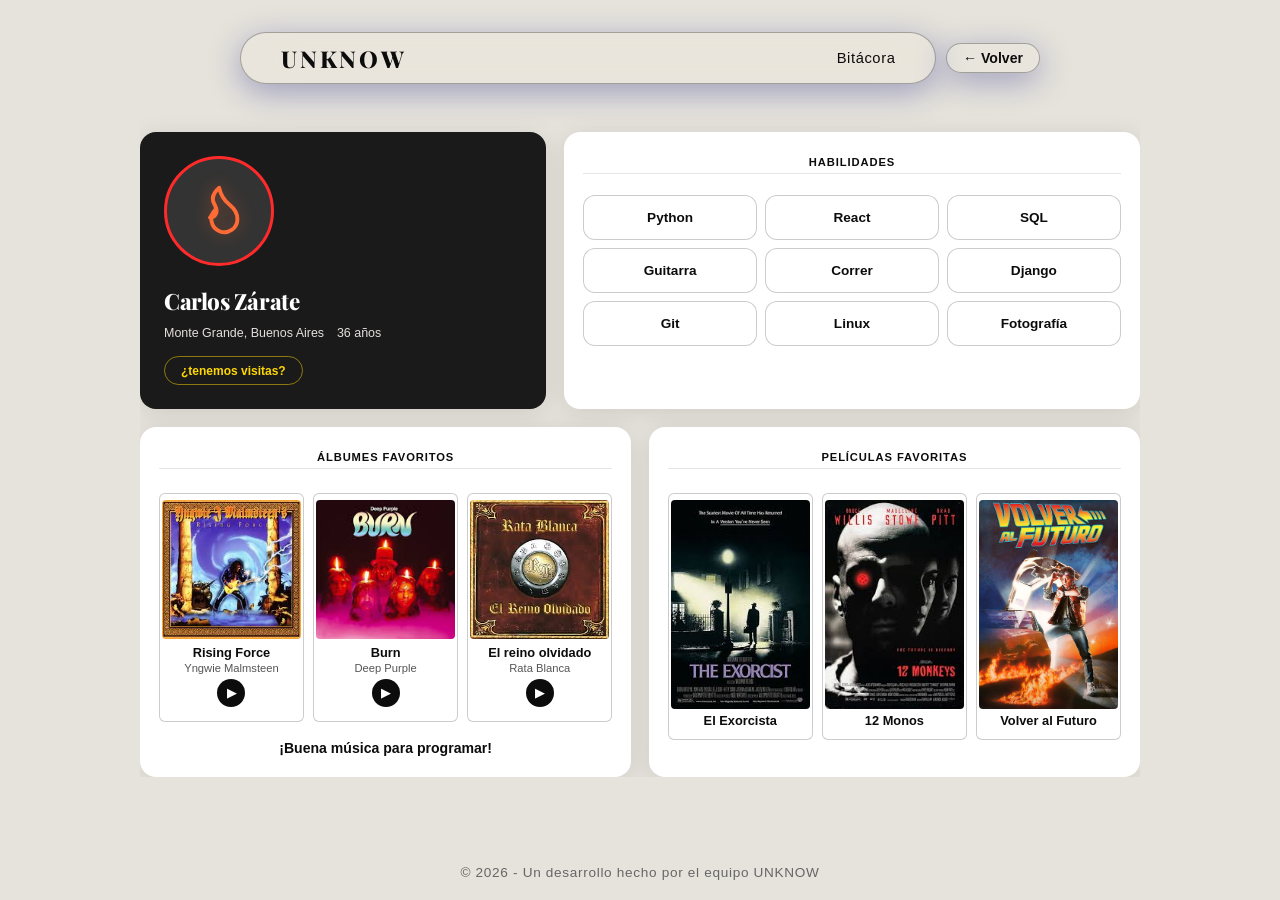
<file: Integrantes/carlos/carlos.html>
<!DOCTYPE html>
<html lang="es">
<head>
  <meta charset="UTF-8">
  <meta name="viewport" content="width=device-width, initial-scale=1.0, viewport-fit=cover">
  <link rel="preconnect" href="https://fonts.googleapis.com">
  <link rel="preconnect" href="https://fonts.gstatic.com" crossorigin>
  <link href="https://fonts.googleapis.com/css2?family=Playfair+Display:ital,wght@0,400..900;1,400..900&family=Google+Sans:wght@400;500;700&display=swap" rel="stylesheet">
  <link rel="stylesheet" href="../../css/style.css">
  <title>Carlos Zárate — UNKNOW</title>
  <link rel="icon" href="data:image/svg+xml,%3Csvg xmlns='http://www.w3.org/2000/svg' viewBox='0 0 32 32'%3E%3Crect fill='%23ff2a2a' width='32' height='32' rx='6'/%3E%3Ctext x='16' y='21' text-anchor='middle' fill='white' font-size='14' font-family='system-ui,sans-serif' font-weight='800'%3EU%3C/text%3E%3C/svg%3E" type="image/svg+xml">
</head>
<body>

  <!-- Luna: modo blackout -->
  <div class="moon-svg">
    <svg viewBox="0 0 100 100" xmlns="http://www.w3.org/2000/svg">
      <defs>
        <radialGradient id="moonGradient" cx="30%" cy="30%" r="70%">
          <stop offset="0%" style="stop-color:#fff;stop-opacity:1" />
          <stop offset="50%" style="stop-color:#e6e6e6;stop-opacity:1" />
          <stop offset="100%" style="stop-color:#999;stop-opacity:1" />
        </radialGradient>
      </defs>
      <circle cx="50" cy="50" r="45" fill="url(#moonGradient)" />
      <circle cx="35" cy="40" r="8" fill="#bbb" opacity="0.5"/>
      <circle cx="60" cy="55" r="12" fill="#bbb" opacity="0.4"/>
      <circle cx="45" cy="65" r="6" fill="#bbb" opacity="0.6"/>
      <circle cx="65" cy="35" r="5" fill="#bbb" opacity="0.5"/>
    </svg>
  </div>

  <!-- Estrellas: destellos pequeños -->
  <div class="stars">
    <svg viewBox="0 0 200 200" xmlns="http://www.w3.org/2000/svg">
      <!-- Cruces diminutas tipo destello -->
      <g opacity="0.8"><animate attributeName="opacity" values="0.8;0.2;0.8" dur="2s" repeatCount="indefinite"/><path d="M20 30h-0.5v-0.5h0.5v-0.5h0.5v0.5h0.5v0.5h-0.5v0.5h-0.5z" fill="#fff"/></g>
      <g opacity="0.6"><animate attributeName="opacity" values="0.6;0.15;0.6" dur="3s" repeatCount="indefinite"/><path d="M50 15h-0.6v-0.6h0.6v-0.6h0.6v0.6h0.6v0.6h-0.6v0.6h-0.6z" fill="#fff"/></g>
      <g opacity="0.9"><animate attributeName="opacity" values="0.9;0.25;0.9" dur="2.5s" repeatCount="indefinite"/><path d="M80 40h-0.5v-0.5h0.5v-0.5h0.5v0.5h0.5v0.5h-0.5v0.5h-0.5z" fill="#fff"/></g>
      <g opacity="0.7"><animate attributeName="opacity" values="0.7;0.2;0.7" dur="4s" repeatCount="indefinite"/><path d="M120 25h-0.6v-0.6h0.6v-0.6h0.6v0.6h0.6v0.6h-0.6v0.6h-0.6z" fill="#fff"/></g>
      <g opacity="0.8"><animate attributeName="opacity" values="0.8;0.15;0.8" dur="3.5s" repeatCount="indefinite"/><path d="M160 50h-0.5v-0.5h0.5v-0.5h0.5v0.5h0.5v0.5h-0.5v0.5h-0.5z" fill="#fff"/></g>
      <g opacity="0.9"><animate attributeName="opacity" values="0.9;0.3;0.9" dur="2.8s" repeatCount="indefinite"/><path d="M180 20h-0.4v-0.4h0.4v-0.4h0.4v0.4h0.4v0.4h-0.4v0.4h-0.4z" fill="#fff"/></g>
      <g opacity="0.6"><animate attributeName="opacity" values="0.6;0.15;0.6" dur="3.2s" repeatCount="indefinite"/><path d="M30 80h-0.5v-0.5h0.5v-0.5h0.5v0.5h0.5v0.5h-0.5v0.5h-0.5z" fill="#fff"/></g>
      <g opacity="0.8"><animate attributeName="opacity" values="0.8;0.2;0.8" dur="2.3s" repeatCount="indefinite"/><path d="M70 70h-0.6v-0.6h0.6v-0.6h0.6v0.6h0.6v0.6h-0.6v0.6h-0.6z" fill="#fff"/></g>
      <g opacity="0.7"><animate attributeName="opacity" values="0.7;0.18;0.7" dur="3.8s" repeatCount="indefinite"/><path d="M140 80h-0.5v-0.5h0.5v-0.5h0.5v0.5h0.5v0.5h-0.5v0.5h-0.5z" fill="#fff"/></g>
      <g opacity="0.9"><animate attributeName="opacity" values="0.9;0.25;0.9" dur="2.6s" repeatCount="indefinite"/><path d="M170 100h-0.5v-0.5h0.5v-0.5h0.5v0.5h0.5v0.5h-0.5v0.5h-0.5z" fill="#fff"/></g>
      <!-- Destellos extra pequeños -->
      <g opacity="0.7"><animate attributeName="opacity" values="0.7;0.1;0.7" dur="2.2s" repeatCount="indefinite"/><path d="M45 45h-0.3v-0.3h0.3v-0.3h0.3v0.3h0.3v0.3h-0.3v0.3h-0.3z" fill="#fff"/></g>
      <g opacity="0.8"><animate attributeName="opacity" values="0.8;0.2;0.8" dur="3.5s" repeatCount="indefinite"/><path d="M95 25h-0.4v-0.4h0.4v-0.4h0.4v0.4h0.4v0.4h-0.4v0.4h-0.4z" fill="#fff"/></g>
      <g opacity="0.6"><animate attributeName="opacity" values="0.6;0.1;0.6" dur="2.7s" repeatCount="indefinite"/><path d="M145 35h-0.3v-0.3h0.3v-0.3h0.3v0.3h0.3v0.3h-0.3v0.3h-0.3z" fill="#fff"/></g>
      <g opacity="0.9"><animate attributeName="opacity" values="0.9;0.3;0.9" dur="3.1s" repeatCount="indefinite"/><path d="M190 60h-0.4v-0.4h0.4v-0.4h0.4v0.4h0.4v0.4h-0.4v0.4h-0.4z" fill="#fff"/></g>
      <g opacity="0.7"><animate attributeName="opacity" values="0.7;0.15;0.7" dur="2.4s" repeatCount="indefinite"/><path d="M10 90h-0.3v-0.3h0.3v-0.3h0.3v0.3h0.3v0.3h-0.3v0.3h-0.3z" fill="#fff"/></g>
    </svg>
  </div>

  <!-- SVG avión (Carlos) -->
  <div class="airplane-svg">
    <svg viewBox="0 0 120 60" xmlns="http://www.w3.org/2000/svg">
      <!-- Avión -->
      <path d="M10 30 L40 20 L100 25 L110 30 L100 35 L40 40 Z" fill="#e0e0e0" stroke="#999" stroke-width="1"/>
      <!-- Ala -->
      <path d="M45 30 L60 5 L75 5 L70 30 Z" fill="#ccc"/>
      <!-- Ala trasera -->
      <path d="M85 30 L95 15 L105 15 L100 30 Z" fill="#bbb"/>
      <!-- Ventanas -->
      <circle cx="50" cy="28" r="2" fill="#4a90d9"/>
      <circle cx="60" cy="27" r="2" fill="#4a90d9"/>
      <circle cx="70" cy="27" r="2" fill="#4a90d9"/>
      <circle cx="80" cy="28" r="2" fill="#4a90d9"/>
      <!-- Estela -->
      <path d="M10 30 Q5 25 0 30 Q5 35 10 30" fill="#fff" opacity="0.3"/>
    </svg>
  </div>

  <div class="header-row">
    <header>
      <a href="../../index.html" class="header-title">UNKNOW</a>
      <nav>
        <a href="../../bitacora.html">Bitácora</a>
      </nav>
    </header>
    <a href="../../index.html" class="back-island">← Volver</a>
  </div>

  <div class="integrante-wrapper">
    <div class="grid-container">
      <div class="integrante-bento">

      <!-- Perfil -->
      <div class="i-card i-profile">
        <div class="avatar avatar-fire"><svg viewBox="0 0 24 24" fill="none" stroke="#ff6b35" stroke-width="1.5" stroke-linecap="round" stroke-linejoin="round"><path d="M8.5 14.5A2.5 2.5 0 0 0 11 12c0-1.38-.5-2-1-3-1.072-2.143-.224-4.054 2-6 .5 2.5 2 4.9 4 6.5 2 1.6 3 3.5 3 5.5a5 5 0 1 1-8.5-3.5z"/></svg></div>
        <div class="member-full-name">Carlos Zárate</div>
        <div class="meta-row">
          <span>Monte Grande, Buenos Aires</span>
          <span>36 años</span>
        </div>
        <button id="blackoutBtn" class="blackout-toggle"><span style="color: #ffd700; font-weight: 700;">¿tenemos visitas?</span></button>
      </div>

      <!-- Habilidades -->
      <div class="i-card i-bio">
        <span class="card-tag skills-tag">Habilidades</span>
        <div class="skills-bento skills-fire">
          <div class="skill-box">Python</div>
          <div class="skill-box">React</div>
          <div class="skill-box">SQL</div>
          <div class="skill-box">Guitarra</div>
          <div class="skill-box">Correr</div>
          <div class="skill-box">Django</div>
          <div class="skill-box">Git</div>
          <div class="skill-box">Linux</div>
          <div class="skill-box">Fotografía</div>
        </div>
      </div>

      <!-- Música -->
      <div class="i-card i-skills">
        <span class="card-tag music-tag">Álbumes favoritos</span>
        <div class="movies-grid music-posters">
          <article class="movie-poster music-poster" data-mp3="./canciones/Blue - Yngwie Malmsteen.mp3">
            <img src="../../img/carlos/canciones/Rising_Force.jpg" alt="Rising Force — Yngwie Malmsteen" class="movie-image" loading="lazy" decoding="async" width="200" height="200">
            <div class="movie-info music-poster-foot">
              <div class="music-content">
                <div class="movie-title">Rising Force</div>
                <div class="movie-artist">Yngwie Malmsteen</div>
              </div>
              <button type="button" class="music-btn" aria-label="Reproducir muestra del álbum">▶</button>
            </div>
          </article>
          <article class="movie-poster music-poster" data-mp3="./canciones/Burn - Deep Purple.mp3">
            <img src="../../img/carlos/canciones/burn.jpg" alt="Burn — Deep Purple" class="movie-image" loading="lazy" decoding="async" width="200" height="200">
            <div class="movie-info music-poster-foot">
              <div class="music-content">
                <div class="movie-title">Burn</div>
                <div class="movie-artist">Deep Purple</div>
              </div>
              <button type="button" class="music-btn" aria-label="Reproducir muestra del álbum">▶</button>
            </div>
          </article>
          <article class="movie-poster music-poster" data-mp3="./canciones/rataBlanca.mp3">
            <img src="../../img/carlos/canciones/el_reino_olvidado.jpg" alt="El reino olvidado — Rata Blanca" class="movie-image" loading="lazy" decoding="async" width="200" height="200">
            <div class="movie-info music-poster-foot">
              <div class="music-content">
                <div class="movie-title">El reino olvidado</div>
                <div class="movie-artist">Rata Blanca</div>
              </div>
              <button type="button" class="music-btn" aria-label="Reproducir muestra del álbum">▶</button>
            </div>
          </article>
        </div>
        <p class="music-tagline">¡Buena música para programar!</p>
      </div>

      <!-- Películas -->
      <div class="i-card i-movies">
        <span class="card-tag movies-tag">Películas favoritas</span>
        <div class="movies-grid">
          <div class="movie-poster">
            <img src="../../img/carlos/peliculas/exorcista.jpg" alt="El Exorcista" class="movie-image" loading="lazy" decoding="async" width="200" height="300">
            <div class="movie-info">
              <div class="movie-title">El Exorcista</div>
            </div>
          </div>
          <div class="movie-poster">
            <img src="../../img/carlos/peliculas/monos.jpg" alt="Monos" class="movie-image" loading="lazy" decoding="async" width="200" height="300">
            <div class="movie-info">
              <div class="movie-title">12 Monos</div>
            </div>
          </div>
          <div class="movie-poster">
            <img src="../../img/carlos/peliculas/volver-al-futuro.jpg" alt="Volver al Futuro" class="movie-image" loading="lazy" decoding="async" width="200" height="300">
            <div class="movie-info">
              <div class="movie-title">Volver al Futuro</div>
            </div>
          </div>
        </div>
      </div>

    </div><!-- /integrante-bento -->
    </div><!-- /contenedor-rejilla -->
  </div><!-- /envoltorio -->

  <footer>
    <p>© 2026 - Un desarrollo hecho por el equipo UNKNOW</p>
  </footer>

  <script src="../../js/script.js"></script>
</body>
</html>
</file>
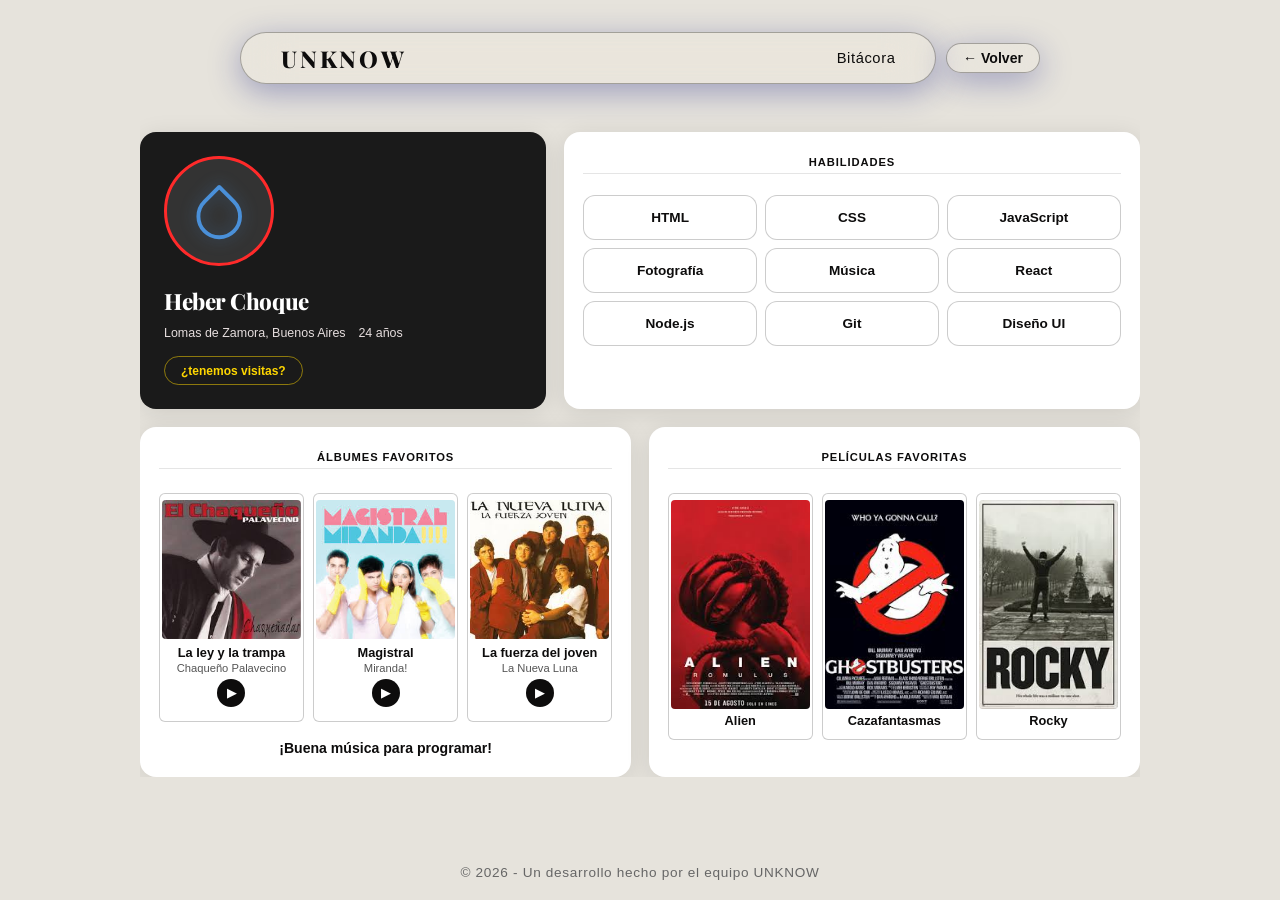
<file: Integrantes/heber/heber.html>
<!DOCTYPE html>
<html lang="es">
<head>
  <meta charset="UTF-8">
  <meta name="viewport" content="width=device-width, initial-scale=1.0, viewport-fit=cover">
  <link rel="preconnect" href="https://fonts.googleapis.com">
  <link rel="preconnect" href="https://fonts.gstatic.com" crossorigin>
  <link href="https://fonts.googleapis.com/css2?family=Playfair+Display:ital,wght@0,400..900;1,400..900&family=Google+Sans:wght@400;500;700&display=swap" rel="stylesheet">
  <link rel="stylesheet" href="../../css/style.css">
  <title>Heber Choque — UNKNOW</title>
  <link rel="icon" href="data:image/svg+xml,%3Csvg xmlns='http://www.w3.org/2000/svg' viewBox='0 0 32 32'%3E%3Crect fill='%23ff2a2a' width='32' height='32' rx='6'/%3E%3Ctext x='16' y='21' text-anchor='middle' fill='white' font-size='14' font-family='system-ui,sans-serif' font-weight='800'%3EU%3C/text%3E%3C/svg%3E" type="image/svg+xml">
</head>
<body>

  <!-- Luna: modo blackout -->
  <div class="moon-svg">
    <svg viewBox="0 0 100 100" xmlns="http://www.w3.org/2000/svg">
      <defs>
        <radialGradient id="moonGradient" cx="30%" cy="30%" r="70%">
          <stop offset="0%" style="stop-color:#fff;stop-opacity:1" />
          <stop offset="50%" style="stop-color:#e6e6e6;stop-opacity:1" />
          <stop offset="100%" style="stop-color:#999;stop-opacity:1" />
        </radialGradient>
      </defs>
      <circle cx="50" cy="50" r="45" fill="url(#moonGradient)" />
      <circle cx="35" cy="40" r="8" fill="#bbb" opacity="0.5"/>
      <circle cx="60" cy="55" r="12" fill="#bbb" opacity="0.4"/>
      <circle cx="45" cy="65" r="6" fill="#bbb" opacity="0.6"/>
      <circle cx="65" cy="35" r="5" fill="#bbb" opacity="0.5"/>
    </svg>
  </div>

  <!-- Estrellas: destellos pequeños -->
  <div class="stars">
    <svg viewBox="0 0 200 200" xmlns="http://www.w3.org/2000/svg">
      <!-- Cruces diminutas tipo destello -->
      <g opacity="0.8"><animate attributeName="opacity" values="0.8;0.2;0.8" dur="2s" repeatCount="indefinite"/><path d="M20 30h-0.5v-0.5h0.5v-0.5h0.5v0.5h0.5v0.5h-0.5v0.5h-0.5z" fill="#fff"/></g>
      <g opacity="0.6"><animate attributeName="opacity" values="0.6;0.15;0.6" dur="3s" repeatCount="indefinite"/><path d="M50 15h-0.6v-0.6h0.6v-0.6h0.6v0.6h0.6v0.6h-0.6v0.6h-0.6z" fill="#fff"/></g>
      <g opacity="0.9"><animate attributeName="opacity" values="0.9;0.25;0.9" dur="2.5s" repeatCount="indefinite"/><path d="M80 40h-0.5v-0.5h0.5v-0.5h0.5v0.5h0.5v0.5h-0.5v0.5h-0.5z" fill="#fff"/></g>
      <g opacity="0.7"><animate attributeName="opacity" values="0.7;0.2;0.7" dur="4s" repeatCount="indefinite"/><path d="M120 25h-0.6v-0.6h0.6v-0.6h0.6v0.6h0.6v0.6h-0.6v0.6h-0.6z" fill="#fff"/></g>
      <g opacity="0.8"><animate attributeName="opacity" values="0.8;0.15;0.8" dur="3.5s" repeatCount="indefinite"/><path d="M160 50h-0.5v-0.5h0.5v-0.5h0.5v0.5h0.5v0.5h-0.5v0.5h-0.5z" fill="#fff"/></g>
      <g opacity="0.9"><animate attributeName="opacity" values="0.9;0.3;0.9" dur="2.8s" repeatCount="indefinite"/><path d="M180 20h-0.4v-0.4h0.4v-0.4h0.4v0.4h0.4v0.4h-0.4v0.4h-0.4z" fill="#fff"/></g>
      <g opacity="0.6"><animate attributeName="opacity" values="0.6;0.15;0.6" dur="3.2s" repeatCount="indefinite"/><path d="M30 80h-0.5v-0.5h0.5v-0.5h0.5v0.5h0.5v0.5h-0.5v0.5h-0.5z" fill="#fff"/></g>
      <g opacity="0.8"><animate attributeName="opacity" values="0.8;0.2;0.8" dur="2.3s" repeatCount="indefinite"/><path d="M70 70h-0.6v-0.6h0.6v-0.6h0.6v0.6h0.6v0.6h-0.6v0.6h-0.6z" fill="#fff"/></g>
      <g opacity="0.7"><animate attributeName="opacity" values="0.7;0.18;0.7" dur="3.8s" repeatCount="indefinite"/><path d="M140 80h-0.5v-0.5h0.5v-0.5h0.5v0.5h0.5v0.5h-0.5v0.5h-0.5z" fill="#fff"/></g>
      <g opacity="0.9"><animate attributeName="opacity" values="0.9;0.25;0.9" dur="2.6s" repeatCount="indefinite"/><path d="M170 100h-0.5v-0.5h0.5v-0.5h0.5v0.5h0.5v0.5h-0.5v0.5h-0.5z" fill="#fff"/></g>
      <!-- Destellos extra pequeños -->
      <g opacity="0.7"><animate attributeName="opacity" values="0.7;0.1;0.7" dur="2.2s" repeatCount="indefinite"/><path d="M45 45h-0.3v-0.3h0.3v-0.3h0.3v0.3h0.3v0.3h-0.3v0.3h-0.3z" fill="#fff"/></g>
      <g opacity="0.8"><animate attributeName="opacity" values="0.8;0.2;0.8" dur="3.5s" repeatCount="indefinite"/><path d="M95 25h-0.4v-0.4h0.4v-0.4h0.4v0.4h0.4v0.4h-0.4v0.4h-0.4z" fill="#fff"/></g>
      <g opacity="0.6"><animate attributeName="opacity" values="0.6;0.1;0.6" dur="2.7s" repeatCount="indefinite"/><path d="M145 35h-0.3v-0.3h0.3v-0.3h0.3v0.3h0.3v0.3h-0.3v0.3h-0.3z" fill="#fff"/></g>
      <g opacity="0.9"><animate attributeName="opacity" values="0.9;0.3;0.9" dur="3.1s" repeatCount="indefinite"/><path d="M190 60h-0.4v-0.4h0.4v-0.4h0.4v0.4h0.4v0.4h-0.4v0.4h-0.4z" fill="#fff"/></g>
      <g opacity="0.7"><animate attributeName="opacity" values="0.7;0.15;0.7" dur="2.4s" repeatCount="indefinite"/><path d="M10 90h-0.3v-0.3h0.3v-0.3h0.3v0.3h0.3v0.3h-0.3v0.3h-0.3z" fill="#fff"/></g>
    </svg>
  </div>

  <!-- SVG OVNI (Heber) -->
  <div class="ufo-svg">
    <svg viewBox="0 0 100 60" xmlns="http://www.w3.org/2000/svg">
      <!-- Cabina -->
      <ellipse cx="50" cy="25" rx="20" ry="15" fill="#aaddff" stroke="#6699cc" stroke-width="1"/>
      <!-- Cuerpo del OVNI -->
      <ellipse cx="50" cy="35" rx="45" ry="12" fill="#888" stroke="#555" stroke-width="1"/>
      <!-- Línea divisoria -->
      <ellipse cx="50" cy="35" rx="35" ry="8" fill="none" stroke="#aaa" stroke-width="1"/>
      <!-- Luces verdes -->
      <circle cx="20" cy="38" r="3" fill="#0f0"/>
      <circle cx="35" cy="42" r="3" fill="#0f0"/>
      <circle cx="50" cy="44" r="3" fill="#0f0"/>
      <circle cx="65" cy="42" r="3" fill="#0f0"/>
      <circle cx="80" cy="38" r="3" fill="#0f0"/>
      <!-- Haz de luz -->
      <path d="M30 45 L20 60 L80 60 L70 45 Z" fill="#0f0" opacity="0.2"/>
    </svg>
  </div>

  <div class="header-row">
    <header>
      <a href="../../index.html" class="header-title">UNKNOW</a>
      <nav>
        <a href="../../bitacora.html">Bitácora</a>
      </nav>
    </header>
    <a href="../../index.html" class="back-island">← Volver</a>
  </div>

  <div class="integrante-wrapper">
    <div class="grid-container">
      <div class="integrante-bento">

      <!-- Perfil -->
      <div class="i-card i-profile">
        <div class="avatar avatar-water"><svg viewBox="0 0 24 24" fill="none" stroke="#4a90d9" stroke-width="1.5" stroke-linecap="round" stroke-linejoin="round"><path d="M12 2.69l5.66 5.66a8 8 0 1 1-11.31 0L12 2.69z"/></svg></div>
        <div class="member-full-name">Heber Choque</div>
        <div class="meta-row">
          <span>Lomas de Zamora, Buenos Aires</span>
          <span>24 años</span>
        </div>
        <button id="blackoutBtn" class="blackout-toggle"><span style="color: #ffd700; font-weight: 700;">¿tenemos visitas?</span></button>
      </div>

      <!-- Habilidades -->
      <div class="i-card i-bio">
        <span class="card-tag skills-tag">Habilidades</span>
        <div class="skills-bento skills-water">
          <div class="skill-box">HTML</div>
          <div class="skill-box">CSS</div>
          <div class="skill-box">JavaScript</div>
          <div class="skill-box">Fotografía</div>
          <div class="skill-box">Música</div>
          <div class="skill-box">React</div>
          <div class="skill-box">Node.js</div>
          <div class="skill-box">Git</div>
          <div class="skill-box">Diseño UI</div>
        </div>
      </div>

      <!-- Música -->
      <div class="i-card i-skills">
        <span class="card-tag music-tag">Álbumes favoritos</span>
        <div class="movies-grid music-posters">
          <article class="movie-poster music-poster" data-mp3="./canciones/Chaqueño Palavecino - La Sin Corazón.mp3">
            <img src="../../img/heber/canciones/la_ley_y_la_trampa.jpg" alt="La ley y la trampa — Chaqueño Palavecino" class="movie-image" loading="lazy" decoding="async" width="200" height="200">
            <div class="movie-info music-poster-foot">
              <div class="music-content">
                <div class="movie-title">La ley y la trampa</div>
                <div class="movie-artist">Chaqueño Palavecino</div>
              </div>
              <button type="button" class="music-btn" aria-label="Reproducir muestra del álbum">▶</button>
            </div>
          </article>
          <article class="movie-poster music-poster" data-mp3="./canciones/Miranda! - Ya Lo Sabía.mp3">
            <img src="../../img/heber/canciones/magistral.jpg" alt="Magistral — Miranda!" class="movie-image" loading="lazy" decoding="async" width="200" height="200">
            <div class="movie-info music-poster-foot">
              <div class="music-content">
                <div class="movie-title">Magistral</div>
                <div class="movie-artist">Miranda!</div>
              </div>
              <button type="button" class="music-btn" aria-label="Reproducir muestra del álbum">▶</button>
            </div>
          </article>
          <article class="movie-poster music-poster" data-mp3="./canciones/No Me Lo Creo - La Nueva Luna.mp3">
            <img src="../../img/heber/canciones/la_fuerza-joven.jpg" alt="La fuerza del joven — La Nueva Luna" class="movie-image" loading="lazy" decoding="async" width="200" height="200">
            <div class="movie-info music-poster-foot">
              <div class="music-content">
                <div class="movie-title">La fuerza del joven</div>
                <div class="movie-artist">La Nueva Luna</div>
              </div>
              <button type="button" class="music-btn" aria-label="Reproducir muestra del álbum">▶</button>
            </div>
          </article>
        </div>
        <p class="music-tagline">¡Buena música para programar!</p>
      </div>

      <!-- Películas -->
      <div class="i-card i-movies">
        <span class="card-tag movies-tag">Películas favoritas</span>
        <div class="movies-grid">
          <div class="movie-poster">
            <img src="../../img/heber/peliculas/alienR.jpg" alt="Alien" class="movie-image" loading="lazy" decoding="async" width="200" height="300">
            <div class="movie-info">
              <div class="movie-title">Alien</div>
            </div>
          </div>
          <div class="movie-poster">
            <img src="../../img/heber/peliculas/cazafantaasmas.jpg" alt="Cazafantasmas" class="movie-image" loading="lazy" decoding="async" width="200" height="300">
            <div class="movie-info">
              <div class="movie-title">Cazafantasmas</div>
            </div>
          </div>
          <div class="movie-poster">
            <img src="../../img/heber/peliculas/rocky.jpg" alt="Rocky" class="movie-image" loading="lazy" decoding="async" width="200" height="300">
            <div class="movie-info">
              <div class="movie-title">Rocky</div>
            </div>
          </div>
        </div>
      </div>

    </div>
    </div><!-- /contenedor-rejilla -->
  </div><!-- /envoltorio -->

  <footer>
    <p>© 2026 - Un desarrollo hecho por el equipo UNKNOW</p>
  </footer>

  <script src="../../js/script.js"></script>
</body>
</html>
</file>
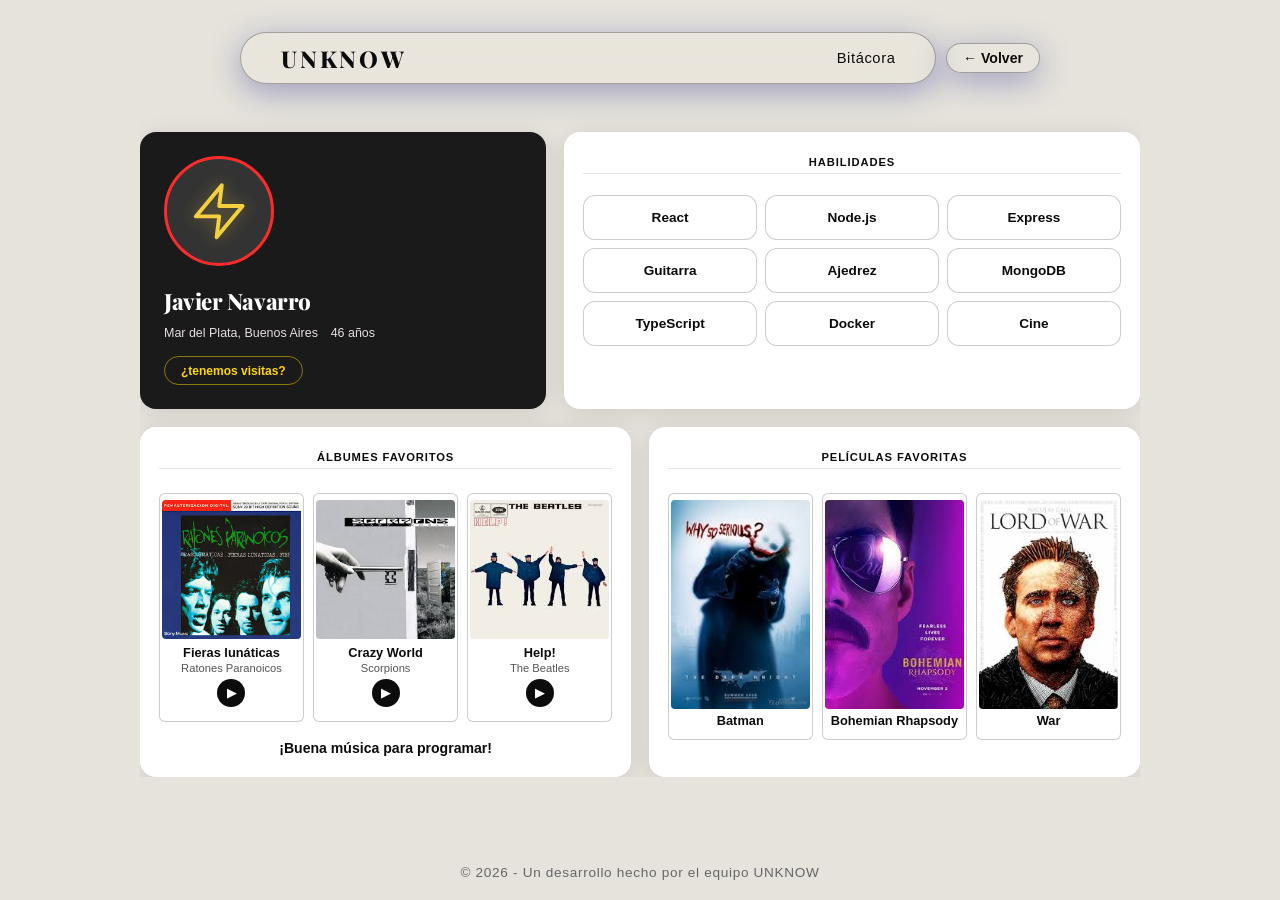
<file: Integrantes/javier/javier.html>
<!DOCTYPE html>
<html lang="es">
<head>
  <meta charset="UTF-8">
  <meta name="viewport" content="width=device-width, initial-scale=1.0, viewport-fit=cover">
  <link rel="preconnect" href="https://fonts.googleapis.com">
  <link rel="preconnect" href="https://fonts.gstatic.com" crossorigin>
  <link href="https://fonts.googleapis.com/css2?family=Playfair+Display:ital,wght@0,400..900;1,400..900&family=Google+Sans:wght@400;500;700&display=swap" rel="stylesheet">
  <link rel="stylesheet" href="../../css/style.css">
  <title>Javier Navarro — UNKNOW</title>
  <link rel="icon" href="data:image/svg+xml,%3Csvg xmlns='http://www.w3.org/2000/svg' viewBox='0 0 32 32'%3E%3Crect fill='%23ff2a2a' width='32' height='32' rx='6'/%3E%3Ctext x='16' y='21' text-anchor='middle' fill='white' font-size='14' font-family='system-ui,sans-serif' font-weight='800'%3EU%3C/text%3E%3C/svg%3E" type="image/svg+xml">
</head>
<body>

  <!-- Luna: modo blackout -->
  <div class="moon-svg">
    <svg viewBox="0 0 100 100" xmlns="http://www.w3.org/2000/svg">
      <defs>
        <radialGradient id="moonGradient" cx="30%" cy="30%" r="70%">
          <stop offset="0%" style="stop-color:#fff;stop-opacity:1" />
          <stop offset="50%" style="stop-color:#e6e6e6;stop-opacity:1" />
          <stop offset="100%" style="stop-color:#999;stop-opacity:1" />
        </radialGradient>
      </defs>
      <circle cx="50" cy="50" r="45" fill="url(#moonGradient)" />
      <circle cx="35" cy="40" r="8" fill="#bbb" opacity="0.5"/>
      <circle cx="60" cy="55" r="12" fill="#bbb" opacity="0.4"/>
      <circle cx="45" cy="65" r="6" fill="#bbb" opacity="0.6"/>
      <circle cx="65" cy="35" r="5" fill="#bbb" opacity="0.5"/>
    </svg>
  </div>

  <!-- Estrellas: destellos pequeños -->
  <div class="stars">
    <svg viewBox="0 0 200 200" xmlns="http://www.w3.org/2000/svg">
      <!-- Cruces diminutas tipo destello -->
      <g opacity="0.8"><animate attributeName="opacity" values="0.8;0.2;0.8" dur="2s" repeatCount="indefinite"/><path d="M20 30h-0.5v-0.5h0.5v-0.5h0.5v0.5h0.5v0.5h-0.5v0.5h-0.5z" fill="#fff"/></g>
      <g opacity="0.6"><animate attributeName="opacity" values="0.6;0.15;0.6" dur="3s" repeatCount="indefinite"/><path d="M50 15h-0.6v-0.6h0.6v-0.6h0.6v0.6h0.6v0.6h-0.6v0.6h-0.6z" fill="#fff"/></g>
      <g opacity="0.9"><animate attributeName="opacity" values="0.9;0.25;0.9" dur="2.5s" repeatCount="indefinite"/><path d="M80 40h-0.5v-0.5h0.5v-0.5h0.5v0.5h0.5v0.5h-0.5v0.5h-0.5z" fill="#fff"/></g>
      <g opacity="0.7"><animate attributeName="opacity" values="0.7;0.2;0.7" dur="4s" repeatCount="indefinite"/><path d="M120 25h-0.6v-0.6h0.6v-0.6h0.6v0.6h0.6v0.6h-0.6v0.6h-0.6z" fill="#fff"/></g>
      <g opacity="0.8"><animate attributeName="opacity" values="0.8;0.15;0.8" dur="3.5s" repeatCount="indefinite"/><path d="M160 50h-0.5v-0.5h0.5v-0.5h0.5v0.5h0.5v0.5h-0.5v0.5h-0.5z" fill="#fff"/></g>
      <g opacity="0.9"><animate attributeName="opacity" values="0.9;0.3;0.9" dur="2.8s" repeatCount="indefinite"/><path d="M180 20h-0.4v-0.4h0.4v-0.4h0.4v0.4h0.4v0.4h-0.4v0.4h-0.4z" fill="#fff"/></g>
      <g opacity="0.6"><animate attributeName="opacity" values="0.6;0.15;0.6" dur="3.2s" repeatCount="indefinite"/><path d="M30 80h-0.5v-0.5h0.5v-0.5h0.5v0.5h0.5v0.5h-0.5v0.5h-0.5z" fill="#fff"/></g>
      <g opacity="0.8"><animate attributeName="opacity" values="0.8;0.2;0.8" dur="2.3s" repeatCount="indefinite"/><path d="M70 70h-0.6v-0.6h0.6v-0.6h0.6v0.6h0.6v0.6h-0.6v0.6h-0.6z" fill="#fff"/></g>
      <g opacity="0.7"><animate attributeName="opacity" values="0.7;0.18;0.7" dur="3.8s" repeatCount="indefinite"/><path d="M140 80h-0.5v-0.5h0.5v-0.5h0.5v0.5h0.5v0.5h-0.5v0.5h-0.5z" fill="#fff"/></g>
      <g opacity="0.9"><animate attributeName="opacity" values="0.9;0.25;0.9" dur="2.6s" repeatCount="indefinite"/><path d="M170 100h-0.5v-0.5h0.5v-0.5h0.5v0.5h0.5v0.5h-0.5v0.5h-0.5z" fill="#fff"/></g>
      <!-- Destellos extra pequeños -->
      <g opacity="0.7"><animate attributeName="opacity" values="0.7;0.1;0.7" dur="2.2s" repeatCount="indefinite"/><path d="M45 45h-0.3v-0.3h0.3v-0.3h0.3v0.3h0.3v0.3h-0.3v0.3h-0.3z" fill="#fff"/></g>
      <g opacity="0.8"><animate attributeName="opacity" values="0.8;0.2;0.8" dur="3.5s" repeatCount="indefinite"/><path d="M95 25h-0.4v-0.4h0.4v-0.4h0.4v0.4h0.4v0.4h-0.4v0.4h-0.4z" fill="#fff"/></g>
      <g opacity="0.6"><animate attributeName="opacity" values="0.6;0.1;0.6" dur="2.7s" repeatCount="indefinite"/><path d="M145 35h-0.3v-0.3h0.3v-0.3h0.3v0.3h0.3v0.3h-0.3v0.3h-0.3z" fill="#fff"/></g>
      <g opacity="0.9"><animate attributeName="opacity" values="0.9;0.3;0.9" dur="3.1s" repeatCount="indefinite"/><path d="M190 60h-0.4v-0.4h0.4v-0.4h0.4v0.4h0.4v0.4h-0.4v0.4h-0.4z" fill="#fff"/></g>
      <g opacity="0.7"><animate attributeName="opacity" values="0.7;0.15;0.7" dur="2.4s" repeatCount="indefinite"/><path d="M10 90h-0.3v-0.3h0.3v-0.3h0.3v0.3h0.3v0.3h-0.3v0.3h-0.3z" fill="#fff"/></g>
    </svg>
  </div>

  <!-- SVG perro (Javier) -->
  <div class="dog-svg">
    <svg viewBox="0 0 100 100" xmlns="http://www.w3.org/2000/svg">
      <!-- Cuerpo -->
      <ellipse cx="50" cy="65" rx="25" ry="20" fill="#d4a574" stroke="#8b6914" stroke-width="2"/>
      <!-- Cabeza -->
      <circle cx="50" cy="40" r="18" fill="#d4a574" stroke="#8b6914" stroke-width="2"/>
      <!-- Orejas -->
      <ellipse cx="32" cy="30" rx="8" ry="12" fill="#8b6914"/>
      <ellipse cx="68" cy="30" rx="8" ry="12" fill="#8b6914"/>
      <!-- Ojos -->
      <circle cx="43" cy="38" r="3" fill="#000"/>
      <circle cx="57" cy="38" r="3" fill="#000"/>
      <!-- Hocico -->
      <ellipse cx="50" cy="48" rx="6" ry="4" fill="#f4c2a1"/>
      <circle cx="50" cy="45" r="3" fill="#333"/>
      <!-- Nariz -->
      <ellipse cx="50" cy="42" rx="3" ry="2" fill="#000"/>
      <!-- Cola -->
      <path d="M75 60 Q85 50 80 40" fill="none" stroke="#d4a574" stroke-width="4" stroke-linecap="round"/>
      <!-- Patas -->
      <rect x="30" y="75" width="8" height="15" fill="#d4a574" stroke="#8b6914" stroke-width="2" rx="4"/>
      <rect x="62" y="75" width="8" height="15" fill="#d4a574" stroke="#8b6914" stroke-width="2" rx="4"/>
    </svg>
  </div>

  <div class="header-row">
    <header>
      <a href="../../index.html" class="header-title">UNKNOW</a>
      <nav>
        <a href="../../bitacora.html">Bitácora</a>
      </nav>
    </header>
    <a href="../../index.html" class="back-island">← Volver</a>
  </div>

  <div class="integrante-wrapper">
    <div class="grid-container">
      <div class="integrante-bento">

      <!-- Perfil -->
      <div class="i-card i-profile">
        <div class="avatar avatar-electric"><svg viewBox="0 0 24 24" fill="none" stroke="#f4d03f" stroke-width="1.5" stroke-linecap="round" stroke-linejoin="round"><path d="M13 2L3 14h9l-1 8 10-12h-9l1-8z"/></svg></div>
        <div class="member-full-name">Javier Navarro</div>
        <div class="meta-row">
          <span>Mar del Plata, Buenos Aires</span>
          <span>46 años</span>
        </div>
        <button id="blackoutBtn" class="blackout-toggle"><span style="color: #ffd700; font-weight: 700;">¿tenemos visitas?</span></button>
      </div>

      <!-- Habilidades -->
      <div class="i-card i-bio">
        <span class="card-tag skills-tag">Habilidades</span>
        <div class="skills-bento skills-electric">
          <div class="skill-box">React</div>
          <div class="skill-box">Node.js</div>
          <div class="skill-box">Express</div>
          <div class="skill-box">Guitarra</div>
          <div class="skill-box">Ajedrez</div>
          <div class="skill-box">MongoDB</div>
          <div class="skill-box">TypeScript</div>
          <div class="skill-box">Docker</div>
          <div class="skill-box">Cine</div>
        </div>
      </div>

      <!-- Música -->
      <div class="i-card i-skills">
        <span class="card-tag music-tag">Álbumes favoritos</span>
        <div class="movies-grid music-posters">
          <article class="movie-poster music-poster" data-mp3="./canciones/Ratones Paranoicos - Vicio.mp3">
            <img src="../../img/javier/canciones/fieras_lunaticas.jpg" alt="Fieras lunáticas — Ratones Paranoicos" class="movie-image" loading="lazy" decoding="async" width="200" height="200">
            <div class="movie-info music-poster-foot">
              <div class="music-content">
                <div class="movie-title">Fieras lunáticas</div>
                <div class="movie-artist">Ratones Paranoicos</div>
              </div>
              <button type="button" class="music-btn" aria-label="Reproducir muestra del álbum">▶</button>
            </div>
          </article>
          <article class="movie-poster music-poster" data-mp3="./canciones/Scorpions - Wind Of Change.mp3">
            <img src="../../img/javier/canciones/crazy_world.jpg" alt="Crazy World — Scorpions" class="movie-image" loading="lazy" decoding="async" width="200" height="200">
            <div class="movie-info music-poster-foot">
              <div class="music-content">
                <div class="movie-title">Crazy World</div>
                <div class="movie-artist">Scorpions</div>
              </div>
              <button type="button" class="music-btn" aria-label="Reproducir muestra del álbum">▶</button>
            </div>
          </article>
          <article class="movie-poster music-poster" data-mp3="./canciones/The Beatles - Help.mp3">
            <img src="../../img/javier/canciones/help.jpg" alt="Help! — The Beatles" class="movie-image" loading="lazy" decoding="async" width="200" height="200">
            <div class="movie-info music-poster-foot">
              <div class="music-content">
                <div class="movie-title">Help!</div>
                <div class="movie-artist">The Beatles</div>
              </div>
              <button type="button" class="music-btn" aria-label="Reproducir muestra del álbum">▶</button>
            </div>
          </article>
        </div>
        <p class="music-tagline">¡Buena música para programar!</p>
      </div>

      <!-- Películas -->
      <div class="i-card i-movies">
        <span class="card-tag movies-tag">Películas favoritas</span>
        <div class="movies-grid">
          <div class="movie-poster">
            <img src="../../img/javier/peliculas/batman.jpg" alt="Batman" class="movie-image" loading="lazy" decoding="async" width="200" height="300">
            <div class="movie-info">
              <div class="movie-title">Batman</div>
            </div>
          </div>
          <div class="movie-poster">
            <img src="../../img/javier/peliculas/bohemia.jpg" alt="Bohemian Rhapsody" class="movie-image" loading="lazy" decoding="async" width="200" height="300">
            <div class="movie-info">
              <div class="movie-title">Bohemian Rhapsody</div>
            </div>
          </div>
          <div class="movie-poster">
            <img src="../../img/javier/peliculas/war.jpg" alt="War" class="movie-image" loading="lazy" decoding="async" width="200" height="300">
            <div class="movie-info">
              <div class="movie-title">War</div>
            </div>
          </div>
        </div>
      </div>

    </div>
    </div><!-- /contenedor-rejilla -->
  </div><!-- /envoltorio -->

  <footer>
    <p>© 2026 - Un desarrollo hecho por el equipo UNKNOW</p>
  </footer>

  <script src="../../js/script.js"></script>
</body>
</html>
</file>
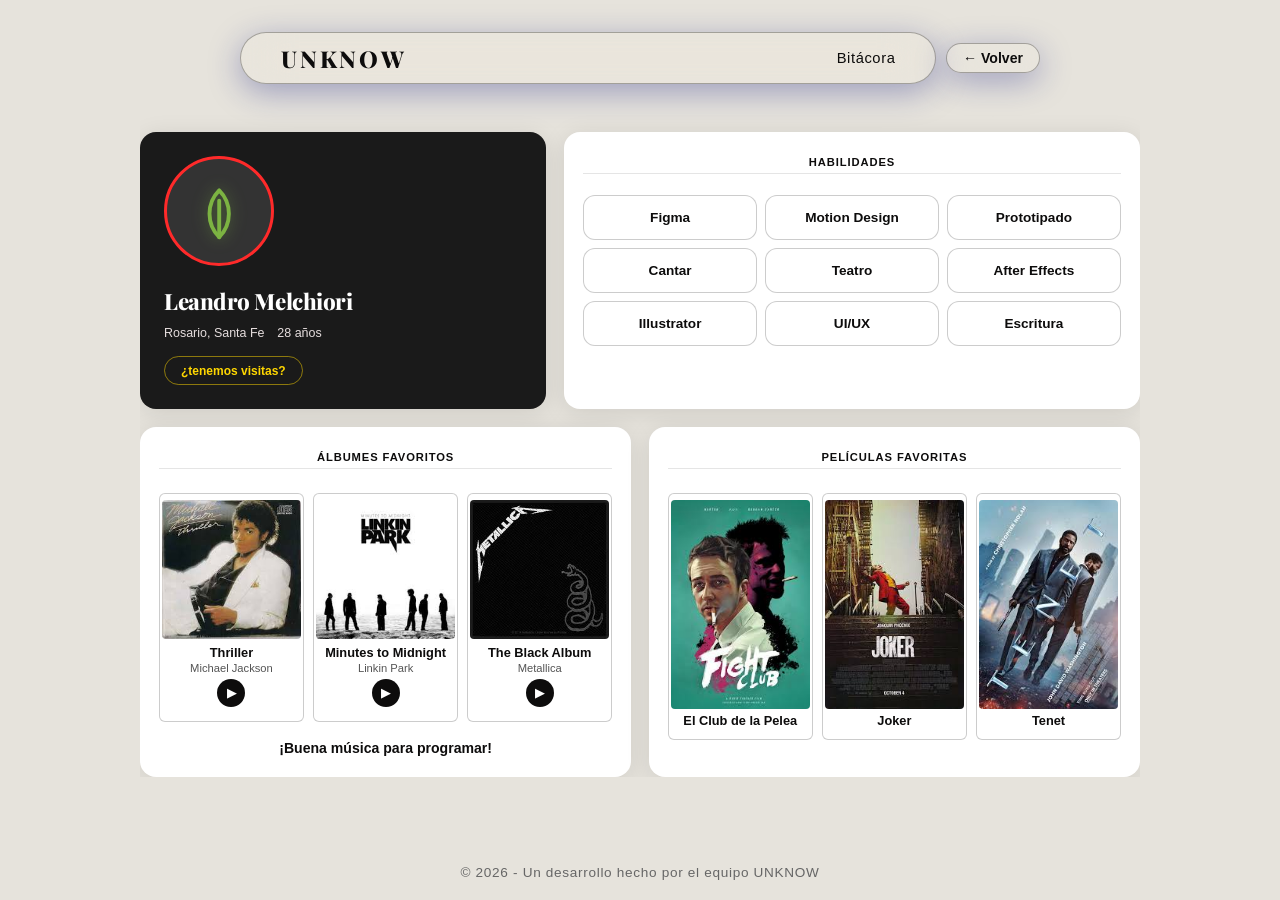
<file: Integrantes/leandro/leandro.html>
<!DOCTYPE html>
<html lang="es">
<head>
  <meta charset="UTF-8">
  <meta name="viewport" content="width=device-width, initial-scale=1.0, viewport-fit=cover">
  <link rel="preconnect" href="https://fonts.googleapis.com">
  <link rel="preconnect" href="https://fonts.gstatic.com" crossorigin>
  <link href="https://fonts.googleapis.com/css2?family=Playfair+Display:ital,wght@0,400..900;1,400..900&family=Google+Sans:wght@400;500;700&display=swap" rel="stylesheet">
  <link rel="stylesheet" href="../../css/style.css">
  <title>Leandro Melchiori — UNKNOW</title>
  <link rel="icon" href="data:image/svg+xml,%3Csvg xmlns='http://www.w3.org/2000/svg' viewBox='0 0 32 32'%3E%3Crect fill='%23ff2a2a' width='32' height='32' rx='6'/%3E%3Ctext x='16' y='21' text-anchor='middle' fill='white' font-size='14' font-family='system-ui,sans-serif' font-weight='800'%3EU%3C/text%3E%3C/svg%3E" type="image/svg+xml">
</head>
<body>

  <!-- Luna: modo blackout -->
  <div class="moon-svg">
    <svg viewBox="0 0 100 100" xmlns="http://www.w3.org/2000/svg">
      <defs>
        <radialGradient id="moonGradient" cx="30%" cy="30%" r="70%">
          <stop offset="0%" style="stop-color:#fff;stop-opacity:1" />
          <stop offset="50%" style="stop-color:#e6e6e6;stop-opacity:1" />
          <stop offset="100%" style="stop-color:#999;stop-opacity:1" />
        </radialGradient>
      </defs>
      <circle cx="50" cy="50" r="45" fill="url(#moonGradient)" />
      <circle cx="35" cy="40" r="8" fill="#bbb" opacity="0.5"/>
      <circle cx="60" cy="55" r="12" fill="#bbb" opacity="0.4"/>
      <circle cx="45" cy="65" r="6" fill="#bbb" opacity="0.6"/>
      <circle cx="65" cy="35" r="5" fill="#bbb" opacity="0.5"/>
    </svg>
  </div>

  <!-- Estrellas: destellos pequeños -->
  <div class="stars">
    <svg viewBox="0 0 200 200" xmlns="http://www.w3.org/2000/svg">
      <!-- Cruces diminutas tipo destello -->
      <g opacity="0.8"><animate attributeName="opacity" values="0.8;0.2;0.8" dur="2s" repeatCount="indefinite"/><path d="M20 30h-0.5v-0.5h0.5v-0.5h0.5v0.5h0.5v0.5h-0.5v0.5h-0.5z" fill="#fff"/></g>
      <g opacity="0.6"><animate attributeName="opacity" values="0.6;0.15;0.6" dur="3s" repeatCount="indefinite"/><path d="M50 15h-0.6v-0.6h0.6v-0.6h0.6v0.6h0.6v0.6h-0.6v0.6h-0.6z" fill="#fff"/></g>
      <g opacity="0.9"><animate attributeName="opacity" values="0.9;0.25;0.9" dur="2.5s" repeatCount="indefinite"/><path d="M80 40h-0.5v-0.5h0.5v-0.5h0.5v0.5h0.5v0.5h-0.5v0.5h-0.5z" fill="#fff"/></g>
      <g opacity="0.7"><animate attributeName="opacity" values="0.7;0.2;0.7" dur="4s" repeatCount="indefinite"/><path d="M120 25h-0.6v-0.6h0.6v-0.6h0.6v0.6h0.6v0.6h-0.6v0.6h-0.6z" fill="#fff"/></g>
      <g opacity="0.8"><animate attributeName="opacity" values="0.8;0.15;0.8" dur="3.5s" repeatCount="indefinite"/><path d="M160 50h-0.5v-0.5h0.5v-0.5h0.5v0.5h0.5v0.5h-0.5v0.5h-0.5z" fill="#fff"/></g>
      <g opacity="0.9"><animate attributeName="opacity" values="0.9;0.3;0.9" dur="2.8s" repeatCount="indefinite"/><path d="M180 20h-0.4v-0.4h0.4v-0.4h0.4v0.4h0.4v0.4h-0.4v0.4h-0.4z" fill="#fff"/></g>
      <g opacity="0.6"><animate attributeName="opacity" values="0.6;0.15;0.6" dur="3.2s" repeatCount="indefinite"/><path d="M30 80h-0.5v-0.5h0.5v-0.5h0.5v0.5h0.5v0.5h-0.5v0.5h-0.5z" fill="#fff"/></g>
      <g opacity="0.8"><animate attributeName="opacity" values="0.8;0.2;0.8" dur="2.3s" repeatCount="indefinite"/><path d="M70 70h-0.6v-0.6h0.6v-0.6h0.6v0.6h0.6v0.6h-0.6v0.6h-0.6z" fill="#fff"/></g>
      <g opacity="0.7"><animate attributeName="opacity" values="0.7;0.18;0.7" dur="3.8s" repeatCount="indefinite"/><path d="M140 80h-0.5v-0.5h0.5v-0.5h0.5v0.5h0.5v0.5h-0.5v0.5h-0.5z" fill="#fff"/></g>
      <g opacity="0.9"><animate attributeName="opacity" values="0.9;0.25;0.9" dur="2.6s" repeatCount="indefinite"/><path d="M170 100h-0.5v-0.5h0.5v-0.5h0.5v0.5h0.5v0.5h-0.5v0.5h-0.5z" fill="#fff"/></g>
      <!-- Destellos extra pequeños -->
      <g opacity="0.7"><animate attributeName="opacity" values="0.7;0.1;0.7" dur="2.2s" repeatCount="indefinite"/><path d="M45 45h-0.3v-0.3h0.3v-0.3h0.3v0.3h0.3v0.3h-0.3v0.3h-0.3z" fill="#fff"/></g>
      <g opacity="0.8"><animate attributeName="opacity" values="0.8;0.2;0.8" dur="3.5s" repeatCount="indefinite"/><path d="M95 25h-0.4v-0.4h0.4v-0.4h0.4v0.4h0.4v0.4h-0.4v0.4h-0.4z" fill="#fff"/></g>
      <g opacity="0.6"><animate attributeName="opacity" values="0.6;0.1;0.6" dur="2.7s" repeatCount="indefinite"/><path d="M145 35h-0.3v-0.3h0.3v-0.3h0.3v0.3h0.3v0.3h-0.3v0.3h-0.3z" fill="#fff"/></g>
      <g opacity="0.9"><animate attributeName="opacity" values="0.9;0.3;0.9" dur="3.1s" repeatCount="indefinite"/><path d="M190 60h-0.4v-0.4h0.4v-0.4h0.4v0.4h0.4v0.4h-0.4v0.4h-0.4z" fill="#fff"/></g>
      <g opacity="0.7"><animate attributeName="opacity" values="0.7;0.15;0.7" dur="2.4s" repeatCount="indefinite"/><path d="M10 90h-0.3v-0.3h0.3v-0.3h0.3v0.3h0.3v0.3h-0.3v0.3h-0.3z" fill="#fff"/></g>
    </svg>
  </div>

  <!-- SVG gato (Leandro) -->
  <div class="cat-svg">
    <svg viewBox="0 0 100 100" xmlns="http://www.w3.org/2000/svg">
      <!-- Cuerpo -->
      <ellipse cx="50" cy="68" rx="22" ry="18" fill="#ffa500" stroke="#cc8400" stroke-width="2"/>
      <!-- Cabeza -->
      <circle cx="50" cy="38" r="20" fill="#ffa500" stroke="#cc8400" stroke-width="2"/>
      <!-- Orejas puntiagudas -->
      <path d="M32 25 L28 10 L42 22 Z" fill="#ffa500" stroke="#cc8400" stroke-width="2"/>
      <path d="M68 25 L72 10 L58 22 Z" fill="#ffa500" stroke="#cc8400" stroke-width="2"/>
      <!-- Interior orejas -->
      <path d="M34 22 L32 15 L40 21 Z" fill="#ffcc80"/>
      <path d="M66 22 L68 15 L60 21 Z" fill="#ffcc80"/>
      <!-- Ojos -->
      <ellipse cx="42" cy="35" rx="4" ry="5" fill="#fff"/>
      <ellipse cx="58" cy="35" rx="4" ry="5" fill="#fff"/>
      <circle cx="42" cy="35" r="2" fill="#228b22"/>
      <circle cx="58" cy="35" r="2" fill="#228b22"/>
      <!-- Nariz -->
      <ellipse cx="50" cy="42" rx="3" ry="2" fill="#ff69b4"/>
      <!-- Bigotes -->
      <line x1="25" y1="40" x2="40" y2="42" stroke="#666" stroke-width="1"/>
      <line x1="25" y1="45" x2="40" y2="44" stroke="#666" stroke-width="1"/>
      <line x1="60" y1="42" x2="75" y2="40" stroke="#666" stroke-width="1"/>
      <line x1="60" y1="44" x2="75" y2="45" stroke="#666" stroke-width="1"/>
      <!-- Cola -->
      <path d="M72 70 Q85 60 80 50" fill="none" stroke="#ffa500" stroke-width="5" stroke-linecap="round"/>
      <!-- Patas -->
      <ellipse cx="35" cy="82" rx="6" ry="4" fill="#ffa500" stroke="#cc8400" stroke-width="2"/>
      <ellipse cx="65" cy="82" rx="6" ry="4" fill="#ffa500" stroke="#cc8400" stroke-width="2"/>
    </svg>
  </div>

  <div class="header-row">
    <header>
      <a href="../../index.html" class="header-title">UNKNOW</a>
      <nav>
        <a href="../../bitacora.html">Bitácora</a>
      </nav>
    </header>
    <a href="../../index.html" class="back-island">← Volver</a>
  </div>

  <div class="integrante-wrapper">
    <div class="grid-container">
      <div class="integrante-bento">

      <!-- Perfil -->
      <div class="i-card i-profile">
        <div class="avatar avatar-grass"><svg viewBox="0 0 24 24" fill="none" stroke="#7cb342" stroke-width="1.5" stroke-linecap="round" stroke-linejoin="round"><path d="M12 22c4.97-4.97 4.97-13.03 0-18-4.97 4.97-4.97 13.03 0 18z"/><path d="M12 22V8"/></svg></div>
        <div class="member-full-name">Leandro Melchiori</div>
        <div class="meta-row">
          <span>Rosario, Santa Fe</span>
          <span>28 años</span>
        </div>
        <button id="blackoutBtn" class="blackout-toggle"><span style="color: #ffd700; font-weight: 700;">¿tenemos visitas?</span></button>
      </div>

      <!-- Habilidades -->
      <div class="i-card i-bio">
        <span class="card-tag skills-tag">Habilidades</span>
        <div class="skills-bento skills-grass">
          <div class="skill-box">Figma</div>
          <div class="skill-box">Motion Design</div>
          <div class="skill-box">Prototipado</div>
          <div class="skill-box">Cantar</div>
          <div class="skill-box">Teatro</div>
          <div class="skill-box">After Effects</div>
          <div class="skill-box">Illustrator</div>
          <div class="skill-box">UI/UX</div>
          <div class="skill-box">Escritura</div>
        </div>
      </div>

      <!-- Música -->
      <div class="i-card i-skills">
        <span class="card-tag music-tag">Álbumes favoritos</span>
        <div class="movies-grid music-posters">
          <article class="movie-poster music-poster" data-mp3="./canciones/Beat It - Michael Jackson.mp3">
            <img src="../../img/leandro/canciones/thriller.jpg" alt="Thriller — Michael Jackson" class="movie-image" loading="lazy" decoding="async" width="200" height="200">
            <div class="movie-info music-poster-foot">
              <div class="music-content">
                <div class="movie-title">Thriller</div>
                <div class="movie-artist">Michael Jackson</div>
              </div>
              <button type="button" class="music-btn" aria-label="Reproducir muestra del álbum">▶</button>
            </div>
          </article>
          <article class="movie-poster music-poster" data-mp3="./canciones/LinkinPark.mp3">
            <img src="../../img/leandro/canciones/minutes_to_midnight.jpg" alt="Minutes to Midnight — Linkin Park" class="movie-image" loading="lazy" decoding="async" width="200" height="200">
            <div class="movie-info music-poster-foot">
              <div class="music-content">
                <div class="movie-title">Minutes to Midnight</div>
                <div class="movie-artist">Linkin Park</div>
              </div>
              <button type="button" class="music-btn" aria-label="Reproducir muestra del álbum">▶</button>
            </div>
          </article>
          <article class="movie-poster music-poster" data-mp3="./canciones/Metallica - The Unforgiven.mp3">
            <img src="../../img/leandro/canciones/black_album.jpg" alt="The Black Album — Metallica" class="movie-image" loading="lazy" decoding="async" width="200" height="200">
            <div class="movie-info music-poster-foot">
              <div class="music-content">
                <div class="movie-title">The Black Album</div>
                <div class="movie-artist">Metallica</div>
              </div>
              <button type="button" class="music-btn" aria-label="Reproducir muestra del álbum">▶</button>
            </div>
          </article>
        </div>
        <p class="music-tagline">¡Buena música para programar!</p>
      </div>

      <!-- Películas -->
      <div class="i-card i-movies">
        <span class="card-tag movies-tag">Películas favoritas</span>
        <div class="movies-grid">
          <div class="movie-poster">
            <img src="../../img/leandro/peliculas/club.jpg" alt="El Club de la Pelea" class="movie-image" loading="lazy" decoding="async" width="200" height="300">
            <div class="movie-info">
              <div class="movie-title">El Club de la Pelea</div>
            </div>
          </div>
          <div class="movie-poster">
            <img src="../../img/leandro/peliculas/joker.jpg" alt="Joker" class="movie-image" loading="lazy" decoding="async" width="200" height="300">
            <div class="movie-info">
              <div class="movie-title">Joker</div>
            </div>
          </div>
          <div class="movie-poster">
            <img src="../../img/leandro/peliculas/tenet.jpg" alt="Tenet" class="movie-image" loading="lazy" decoding="async" width="200" height="300">
            <div class="movie-info">
              <div class="movie-title">Tenet</div>
            </div>
          </div>
        </div>
      </div>

    </div>
    </div><!-- /contenedor-rejilla -->
  </div><!-- /envoltorio -->

  <footer>
    <p>© 2026 - Un desarrollo hecho por el equipo UNKNOW</p>
  </footer>

  <script src="../../js/script.js"></script>
</body>
</html>
</file>
<file: css/style.css>
/* ============================================
   UNKNOW — Hoja de estilos
   Paleta: #e6e3dc (fondo), #ff2a2a (acento), #0d0c0c (texto), #ffffff (cards)
   Tipografías: Playfair Display (títulos), Google Sans (cuerpo)
   ============================================ */

/* === Reset y base === */
*,
*::before,
*::after {
  box-sizing: border-box;
  margin: 0;
  padding: 0;
}

:root {
  --bg: #e6e3dc;
  --red: #ff2a2a;
  --dark: #0d0c0c;
  --light: #e6dede;
  --white: #ffffff;
  --card-shadow: 0 4px 24px rgba(13, 12, 12, .10);
  --radius: 16px;
  /* Espacio reservado bajo la isla del header (portada / bitácora) */
  --page-header-reserve: 5.75rem;
}

html {
  overflow-x: hidden;
}

/* === Transiciones entre páginas (solo raíz, cortas, sin escala fuerte) === */
::view-transition-old(root),
::view-transition-new(root) {
  animation-duration: 0.28s;
  animation-timing-function: cubic-bezier(0.25, 0.1, 0.25, 1);
}

::view-transition-old(root) {
  animation-name: fade-out;
}

::view-transition-new(root) {
  animation-name: fade-in;
}

@keyframes fade-out {
  from { opacity: 1; }
  to { opacity: 0; }
}

@keyframes fade-in {
  from { opacity: 0; }
  to { opacity: 1; }
}

body {
  font-family: 'Google Sans', 'Segoe UI', sans-serif;
  background: var(--bg);
  color: var(--dark);
  min-height: 100vh;
  overflow-x: hidden;
}

/* Portada y bitácora: columna ~90vh útil y pie pegado abajo */
body.page-stack {
  min-height: 100dvh;
  min-height: 100svh;
  display: flex;
  flex-direction: column;
}

body.page-stack .page-column {
  flex: 1 1 auto;
  display: flex;
  flex-direction: column;
  width: 100%;
  min-height: min(90dvh, calc(100svh - var(--page-header-reserve)));
  box-sizing: border-box;
}

body.page-stack .page-column > footer {
  margin-top: auto;
  flex-shrink: 0;
  width: 100%;
}

/* Hero portada: crece en la columna; sin min-height 100vh (pie al borde ~90vh útil) */
body.page-stack .page-column > .hero:not(.interior) {
  flex: 1 1 auto;
  min-height: 0;
  width: 100%;
}

/* === Fila del encabezado fijo === */
.header-row {
  position: fixed;
  top: 2rem;
  left: 50%;
  transform: translateX(-50%);
  z-index: 100;
  display: flex;
  align-items: center;
  gap: .6rem;
  width: 90%;
  max-width: 800px;
}

/* === Encabezado y navegación === */
header {
  display: flex;
  justify-content: space-between;
  align-items: center;
  padding: 0.6rem 2.5rem;
  background: rgba(255, 255, 255, 0.1);
  backdrop-filter: blur(25px) saturate(180%);
  border: 1px solid rgba(0, 0, 0, 0.3);
  box-shadow: 0 8px 32px rgba(31, 38, 135, 0.37);
  border-radius: 40px;
  flex: 1;
}


header span,
.header-title {
  font-family: 'Playfair Display', serif;
  font-size: 1.45rem;
  font-weight: 800;
  letter-spacing: .12em;
  color: var(--dark);
  text-transform: uppercase;
  text-decoration: none;
}

.header-title:hover {
  color: var(--red);
  transition: color .2s;
}

nav {
  display: flex;
  align-items: center;
  gap: 1.6rem;
}

nav a {
  text-decoration: none;
  color: var(--dark);
  font-size: .92rem;
  font-weight: 500;
  letter-spacing: .04em;
  transition: color .2s;
}

nav a:hover {
  color: var(--red);
}

/* === Botón efecto fuego === */
.fire-btn {
  background: var(--dark);
  color: var(--white);
  border: none;
  padding: .45rem 1.1rem;
  border-radius: 40px;
  font-size: .85rem;
  font-weight: 600;
  cursor: pointer;
  letter-spacing: .04em;
  transition: background .2s, transform .15s;
}

.fire-btn:hover {
  background: var(--red);
}

.fire-btn.active {
  background: var(--red);
}

/* === Cabecera principal / portada === */
.hero {
  display: flex;
  flex-direction: column;
  justify-content: flex-start;
  align-items: center;
  padding: 4rem 2rem 1.5rem;
  max-width: 1200px;
  margin: 0 auto;
  box-sizing: border-box;
}

/* Portada: alto mínimo útil (encabezado fijo + scroll natural) */
.hero:not(.interior) {
  min-height: 100vh;
  min-height: 100dvh;
  min-height: 100svh;
  padding-top: max(5.5rem, calc(env(safe-area-inset-top, 0px) + 4.75rem));
  padding-bottom: 1.5rem;
}

.hero.interior {
  height: auto;
  min-height: 0;
}

.hero h1 {
  font-family: 'Playfair Display', serif;
  font-size: clamp(1.8rem, 5vw, 3.5rem);
  font-weight: 900;
  line-height: 1.08;
  margin-top: 0;
  margin-bottom: 1rem;
  padding: 0.35rem 0;
  color: var(--dark);
}

.hero h1 span {
  color: var(--red);
}

/* === Bento grid portada: 4 columnas en escritorio; 2×2 en tablet/móvil (≤900px) === */
.bento-grid {
  display: grid;
  grid-template-columns: repeat(4, minmax(0, 1fr));
  gap: 0.65rem;
  margin-top: 0.5rem;
}

.bento-card {
  display: flex;
  align-items: center;
  justify-content: flex-start;
  gap: 0.35rem;
  background: rgba(255, 255, 255, 0.1);
  backdrop-filter: blur(25px) saturate(180%);
  border: 1px solid rgba(0, 0, 0, 0.3);
  border-radius: 28px;
  box-shadow: 0 8px 32px rgba(31, 38, 135, 0.37);
  padding: 0.55rem 0.6rem;
  text-decoration: none;
  color: var(--dark);
  transition: color .2s, box-shadow .2s, background .2s;
  min-height: 2.35rem;
  height: auto;
}

.bento-card:hover {
  color: var(--red);
  background: rgba(255, 255, 255, 0.25);
  box-shadow: 0 6px 20px rgba(31, 38, 135, 0.35);
}

.bento-card .member-role {
  font-size: .75rem;
  font-weight: 700;
  letter-spacing: .1em;
  text-transform: uppercase;
  color: var(--red);
}

.bento-card .member-name {
  font-family: 'Playfair Display', serif;
  font-size: clamp(0.65rem, 1.15vw, 0.8rem);
  font-weight: 600;
  line-height: 1.2;
  color: var(--dark);
}

.bento-card .member-location {
  font-size: .82rem;
  color: #666;
}

.bento-card .member-arrow {
  order: -1; /* Flecha a la izquierda */
  font-size: 0.95rem;
  flex-shrink: 0;
  color: var(--red);
}

/* === Texto introductorio === */
.intro-text {
  max-width: 680px;
  font-size: 1.05rem;
  line-height: 1.7;
  color: #444;
  margin-bottom: 1.5rem;
}

/* Centrado de texto global */
body, .hero, .bitacora-content, .timeline-item {
  text-align: center;
}

/* Título sección integrantes */
.integrantes-title {
  font-family: 'Playfair Display', serif;
  font-size: 1.8rem;
  font-weight: 700;
  color: var(--dark);
  margin: 1rem 0 0.65rem;
  text-align: center;
}

/* ============================================
   Cabecera interior (bitácora y páginas similares)
   ============================================ */
section.hero.interior {
  padding: 2rem 2.5rem 1.5rem;
  padding-top: max(5.5rem, calc(env(safe-area-inset-top, 0px) + 4.25rem));
  max-width: 860px;
  margin: 0 auto;
  text-align: center;
}

section.hero.interior h1 {
  font-family: 'Playfair Display', serif;
  font-size: clamp(2rem, 5vw, 3.4rem);
  font-weight: 900;
  margin-bottom: .6rem;
}

section.hero.interior p {
  font-size: 1rem;
  line-height: 1.65;
  color: #555;
}

section.hero.interior .scroll-arrow {
  margin-top: 1.5rem;
  color: var(--dark);
  opacity: 0.6;
  animation: bounceArrow 1.5s ease-in-out infinite;
}

/* Escritorio (≥901px): bajar el contenido principal +70px; más aire bajo la isla del header */
@media (min-width: 901px) {
  :root {
    --page-header-reserve: 7.75rem;
  }

  .hero:not(.interior) {
    padding-top: max(calc(5.5rem + 70px), calc(env(safe-area-inset-top, 0px) + 4.75rem + 70px));
    padding-bottom: 1.5rem;
  }

  section.hero.interior {
    padding-top: max(calc(5.5rem + 70px), calc(env(safe-area-inset-top, 0px) + 4.25rem + 70px));
    padding-bottom: 1.5rem;
  }

  section.hero.interior .scroll-arrow {
    margin-top: 1.5rem;
  }
}

@keyframes bounceArrow {
  0%, 100% {
    transform: translateY(0);
    opacity: 0.6;
  }
  50% {
    transform: translateY(8px);
    opacity: 1;
  }
}

/* ============================================
   Bitácora — línea de tiempo
   ============================================ */
.bitacora-content {
  max-width: 860px;
  margin: 0 auto;
  padding: 0 2.5rem 5rem;
  display: flex;
  flex-direction: column;
  gap: 1.4rem;
  align-items: flex-start;
}

.timeline-item {
  background: var(--white);
  border-radius: var(--radius);
  box-shadow: var(--card-shadow);
  padding: 2rem 2.2rem;
  position: relative;
  text-align: left;
}

.timeline-item h2 {
  font-family: 'Playfair Display', serif;
  font-size: 1.18rem;
  font-weight: 800;
  margin-bottom: .35rem;
  color: var(--dark);
}

.timeline-item .fecha {
  font-size: .78rem;
  font-weight: 700;
  letter-spacing: .08em;
  text-transform: uppercase;
  color: var(--red);
  margin-bottom: .75rem;
}

.timeline-item p {
  font-size: .95rem;
  line-height: 1.65;
  color: #444;
  margin-bottom: .75rem;
}

.timeline-item ul {
  padding-left: 1.2rem;
}

.timeline-item li {
  font-size: .92rem;
  line-height: 1.6;
  color: #555;
  margin-bottom: .3rem;
}

.timeline-item li strong {
  color: var(--dark);
}

/* ============================================
   Integrante — tarjetas bento
   ============================================ */
.integrante-wrapper {
  max-width: 1080px;
  margin: 0 auto;
  padding: 2rem 2.5rem 5rem;
  overflow-x: hidden;
}

.grid-container {
  position: relative;
  overflow-x: hidden;
}

.integrante-bento {
  display: grid;
  grid-template-columns: repeat(12, 1fr);
  grid-auto-rows: auto;
  gap: 1.1rem;
  margin-top: 100px;
}

/* Tarjeta base */
.i-card {
  background: var(--white);
  border-radius: var(--radius);
  box-shadow: var(--card-shadow);
  padding: 1.2rem;
  display: flex;
  flex-direction: column;
  gap: .4rem;
  align-items: flex-start;
}

.i-card h3 {
  font-family: 'Playfair Display', serif;
  font-size: 1.05rem;
  font-weight: 800;
  color: var(--red);
  text-transform: uppercase;
  letter-spacing: .06em;
  font-size: .72rem;
  margin-bottom: .2rem;
}

/* === Tarjeta perfil (columnas 1–5) === */
.i-profile {
  grid-column: span 5;
  background: #1a1a1a;
  color: var(--white);
  align-items: flex-start;
  text-align: left;
  padding: 1.5rem;
}

.i-profile .avatar {
  width: 110px;
  height: 110px;
  border-radius: 50%;
  background: #333;
  margin-bottom: 1rem;
  object-fit: cover;
  border: 3px solid var(--red);
  font-size: 3rem;
  display: flex;
  align-items: center;
  justify-content: center;
}

.i-profile .avatar-emoji {
  font-size: 3.2rem;
  line-height: 1;
}

/* Avatares SVG por tipo Pokémon */
.avatar svg {
  width: 60%;
  height: 60%;
}

.avatar-fire svg {
  filter: drop-shadow(0 0 8px rgba(255, 107, 53, 0.4));
}

.avatar-water svg {
  filter: drop-shadow(0 0 8px rgba(74, 144, 217, 0.4));
}

.avatar-electric svg {
  filter: drop-shadow(0 0 8px rgba(244, 208, 63, 0.4));
}

.avatar-grass svg {
  filter: drop-shadow(0 0 8px rgba(124, 179, 66, 0.4));
}

.i-profile .member-full-name {
  font-family: 'Playfair Display', serif;
  font-size: 1.4rem;
  font-weight: 800;
  letter-spacing: -.02em;
  color: var(--white);
  line-height: 1.2;
  margin-bottom: 0.3rem;
}

.i-profile .member-role-tag {
  font-size: .75rem;
  font-weight: 700;
  letter-spacing: .1em;
  text-transform: uppercase;
  color: var(--red);
  margin-top: .3rem;
}

.i-profile .meta-row {
  display: flex;
  gap: 0.8rem;
  justify-content: flex-start;
  font-size: .78rem;
  color: var(--light);
}

.i-profile .meta-row span {
  display: flex;
  align-items: center;
  gap: .3rem;
}

/* Botón de modo noche dentro del perfil - minimalista */
.i-profile .blackout-toggle {
  margin-top: 0.6rem;
  background: transparent;
  border: 1px solid rgba(255, 215, 0, 0.5);
  border-radius: 20px;
  padding: 0.4rem 1rem;
  font-size: 0.75rem;
  cursor: pointer;
  transition: all 0.3s ease;
  display: flex;
  align-items: center;
  justify-content: center;
  min-width: auto;
  height: auto;
}

.i-profile .blackout-toggle:hover {
  border-color: #ffd700;
  background: rgba(255, 215, 0, 0.1);
  transform: scale(1.05);
}

/* === Sobre mí === */
.i-bio {
  grid-column: span 7;
}

.i-bio p {
  font-size: .95rem;
  line-height: 1.7;
  color: #444;
  text-align: center;
}

/* Películas, música y habilidades: centrado (perfil sin tocar) */
.i-bio,
.i-skills,
.i-movies {
  align-items: center;
  text-align: center;
}

.i-bio > .card-tag,
.i-skills > .card-tag,
.i-movies > .card-tag {
  width: 100%;
}

.i-bio > .skills-bento,
.i-bio > .skills-list,
.i-skills > .movies-grid,
.i-movies > .movies-grid,
.i-skills > .music-tagline {
  width: 100%;
  align-self: stretch;
}

.i-bio .skills-list li {
  text-align: center;
}

/* === Habilidades (ancho completo en grid) === */
.i-skills {
  grid-column: span 6;
}

.skills-grid {
  display: flex;
  flex-wrap: wrap;
  gap: .5rem;
  margin-top: .4rem;
  font-family: 'Courier New', monospace;
  font-size: .9rem;
  line-height: 1.6;
}

.skill-pill {
  background: var(--bg);
  border: 1.5px solid #ddd;
  border-radius: 40px;
  padding: 0.8rem 1rem;
  font-size: .8rem;
  font-weight: 600;
  color: var(--dark);
  position: relative;
  overflow: hidden;
  transition: all 0.3s ease;
  min-height: 60px;
  display: flex;
  align-items: center;
  justify-content: center;
}

.skill-letter {
  display: inline-block;
  transition: all 0.2s ease;
}

.skill-letter:hover {
  transform: scale(1.2);
  font-weight: 700;
}

/* Variaciones de color en la sopa de letras */
.skill-letter.color-1 { color: #ff2a2a; }
.skill-letter.color-2 { color: #ff8c00; }
.skill-letter.color-3 { color: #ffd700; }
.skill-letter.color-4 { color: #8a2be2; }
.skill-letter.color-5 { color: #1e90ff; }
.skill-letter.color-6 { color: #ff1493; }
.skill-letter.color-7 { color: #00ced1; }
.skill-letter.color-8 { color: #32cd32; }

/* === Películas === */
.i-movies {
  grid-column: span 6;
}

.movie-list {
  list-style: none;
  margin-top: .3rem;
  display: flex;
  flex-direction: column;
  gap: .35rem;
  width: 100%;
}

.movie-list li {
  background: var(--bg);
  border-radius: 10px;
  padding: .4rem 1.5rem;
  font-size: .8rem;
  font-weight: 600;
  color: var(--dark);
  min-height: 40px;
  display: flex;
  align-items: center;
  justify-content: space-between;
  gap: .6rem;
  width: 100%;
}

.movie-list .music-content {
  display: flex;
  align-items: center;
  gap: .4rem;
  flex: 1;
  text-align: left;
  justify-content: flex-start;
  line-height: 1.2;
}

.movie-list .music-btn {
  background: var(--dark);
  color: var(--white);
  border: none;
  border-radius: 50%;
  width: 24px;
  height: 24px;
  font-size: 0.7rem;
  cursor: pointer;
  display: flex;
  align-items: center;
  justify-content: center;
  transition: background .2s;
  flex-shrink: 0;
}

.movie-list .music-btn:hover {
  background: var(--red);
}

.movie-list .movie-icon {
  font-size: 1rem;
  display: flex;
  align-items: center;
  justify-content: center;
  flex-shrink: 0;
}

/* === Rejilla de posters de películas === */
.movies-grid {
  display: grid;
  grid-template-columns: repeat(3, minmax(0, 1fr));
  gap: 0.6rem;
  margin-top: 0.8rem;
  /* Evita que cada fila iguale la altura al poster más alto: sin esto, flex:1 en la imagen recorta tapas/posters */
  align-items: start;
}

.movie-poster {
  background: rgba(255, 255, 255, 0.1);
  backdrop-filter: blur(10px);
  border: 1px solid rgba(0, 0, 0, 0.2);
  border-radius: 6px;
  overflow: hidden;
  display: flex;
  flex-direction: column;
  text-align: center;
  transition: transform 0.2s, box-shadow 0.2s;
  padding: 0.4rem 0.1rem;
  min-width: 0;
  align-self: start;
  width: 100%;
}

.movie-poster:hover {
  outline: 2px solid #000;
  box-shadow: 0 4px 12px rgba(0, 0, 0, 0.3);
}

.movie-poster:hover .movie-title {
  color: #000;
}

.movie-poster .movie-image {
  width: 100%;
  max-width: 100%;
  flex: 0 0 auto;
  min-height: 0;
  aspect-ratio: 2 / 3;
  height: auto;
  object-fit: cover;
  object-position: center;
  display: block;
  background: rgba(0, 0, 0, 0.06);
  border-radius: 4px;
  padding: 0;
}

.movie-poster .movie-info {
  padding: 0.25rem 0;
  text-align: center;
}

.movie-poster .movie-title {
  font-size: 0.8rem;
  font-weight: 700;
  color: var(--dark);
  line-height: 1.2;
}

/* Álbumes (música): tapas cuadradas en todos los breakpoints */
.i-skills .movie-poster.music-poster img.movie-image {
  width: 100%;
  max-width: 100%;
  aspect-ratio: 1 / 1;
  height: auto;
  min-height: 0;
  flex: 0 0 auto;
  object-fit: cover;
  object-position: center;
  border-radius: 4px;
  padding: 0;
  display: block;
}

.i-skills .movie-poster.music-poster .movie-image.music-cover {
  width: 100%;
  max-width: 100%;
  aspect-ratio: 1 / 1;
  height: auto;
  min-height: 0;
  flex: 0 0 auto;
  object-fit: cover;
  object-position: center;
  border-radius: 4px;
  padding: 0;
  border: none;
  background: linear-gradient(155deg,
    var(--music-accent, #555) 0%,
    #121212 55%,
    #0a0a0a 100%);
  display: grid;
  place-items: center;
  position: relative;
}

.i-skills .movie-poster.music-poster .movie-image.music-cover::after {
  content: '♪';
  font-size: 2.4rem;
  line-height: 1;
  opacity: 0.82;
  color: rgba(255, 255, 255, 0.94);
}

.i-skills .movie-poster .movie-info.music-poster-foot {
  display: flex;
  flex-direction: column;
  align-items: center;
  gap: 0.25rem;
  padding: 0.35rem 0.2rem 0.45rem;
  width: 100%;
}

.i-skills .movie-poster .movie-info.music-poster-foot .music-content {
  display: flex;
  flex-direction: column;
  align-items: center;
  gap: 0.1rem;
  width: 100%;
  text-align: center;
}

.i-skills .movie-poster .movie-artist {
  font-size: 0.7rem;
  font-weight: 500;
  color: #555;
  line-height: 1.2;
}

.i-skills .movie-poster .music-btn {
  flex-shrink: 0;
  margin-top: 0;
  padding: 0;
  align-self: center;
  font-weight: 600;
  background: var(--dark);
  color: var(--white);
  border: none;
  border-radius: 50%;
  width: 28px;
  height: 28px;
  font-size: 0.72rem;
  cursor: pointer;
  display: flex;
  align-items: center;
  justify-content: center;
  transition: background 0.2s;
}

.i-skills .movie-poster .music-btn:hover {
  background: var(--red);
}

.i-skills .movie-poster.music-poster.playing {
  outline: 2px solid var(--red);
  box-shadow: 0 4px 14px rgba(255, 42, 42, 0.2);
}

body.blackout-active .i-skills .movie-poster.music-poster .movie-artist {
  color: #aaa;
}

.i-skills .music-tagline {
  margin: 0.65rem 0 0;
  padding: 0 0.35rem;
  font-size: clamp(0.74rem, 2.4vw, 0.88rem);
  font-weight: 700;
  color: var(--dark);
  text-align: center;
  line-height: 1.35;
}

body.blackout-active .i-skills .music-tagline {
  color: #ccc;
}

/* Iconos SVG en línea */
.icon-svg {
  width: 1em;
  height: 1em;
  display: inline-flex;
  align-items: center;
  justify-content: center;
  flex-shrink: 0;
}

.icon-svg svg {
  width: 100%;
  height: 100%;
  fill: currentColor;
}

/* Icono de línea de tiempo en bitácora */
.timeline-icon {
  width: 1.2em;
  height: 1.2em;
  display: inline-flex;
  align-items: center;
  justify-content: center;
  margin-right: 0.3rem;
  vertical-align: middle;
}

.timeline-icon svg {
  width: 100%;
  height: 100%;
  stroke: var(--red);
  stroke-width: 2;
  fill: none;
  stroke-linecap: round;
  stroke-linejoin: round;
}

/* === Discos musicales === */
.i-music {
  grid-column: span 12;
}

.music-grid {
  display: grid;
  grid-template-columns: repeat(3, 1fr);
  gap: .8rem;
  margin-top: .5rem;
}

.music-item {
  background: var(--bg);
  border-radius: 12px;
  padding: 1.2rem 1.2rem 1rem;
  display: flex;
  flex-direction: column;
  gap: 0.6rem;
  cursor: pointer;
  transition: box-shadow .2s;
  border: 1.5px solid transparent;
  min-height: 160px;
  justify-content: space-between;
}

.music-item:hover {
  box-shadow: 0 4px 16px rgba(255, 42, 42, .15);
  border-color: var(--red);
}

.music-item.playing {
  border-color: var(--red);
  background: #fff0f0;
}

.music-disc {
  font-size: 2rem;
  line-height: 1;
  margin-bottom: .3rem;
}

.music-title {
  font-weight: 700;
  font-size: .88rem;
}

.music-artist {
  font-size: .78rem;
  color: #777;
}

.music-btn {
  margin-top: .5rem;
  background: var(--dark);
  color: var(--white);
  border: none;
  border-radius: 40px;
  padding: .3rem .75rem;
  font-size: .75rem;
  cursor: pointer;
  font-weight: 600;
  transition: background .2s;
  align-self: flex-start;
}

.music-btn:hover,
.music-item.playing .music-btn {
  background: var(--red);
}

/* === Tarjeta blackout === */
.i-blackout {
  grid-column: span 12;
}

.blackout-inner {
  background: var(--dark);
  border-radius: 12px;
  padding: 1.5rem;
  display: flex;
  align-items: center;
  justify-content: space-between;
  gap: 1rem;
  flex-wrap: wrap;
}

.blackout-inner p {
  color: var(--light);
  font-size: .9rem;
  flex: 1;
  min-width: 180px;
}

/* === Botón flotante “Volver” (cristal) === */
.back-island {
  display: inline-flex;
  align-items: center;
  gap: .4rem;
  text-decoration: none;
  color: var(--dark);
  font-size: .88rem;
  font-weight: 600;
  background: rgba(255, 255, 255, 0.1);
  backdrop-filter: blur(25px) saturate(180%);
  border: 1px solid rgba(0, 0, 0, 0.3);
  border-radius: 40px;
  padding: .4rem 1rem;
  box-shadow: 0 8px 32px rgba(31, 38, 135, 0.37);
  transition: color .2s, box-shadow .2s, opacity .4s ease, transform .4s cubic-bezier(.22,1,.36,1);
  white-space: nowrap;
  animation: slideInIsland 1s cubic-bezier(.22,1,.36,1) both;
}

@keyframes slideInIsland {
  from {
    opacity: 0;
    transform: translateX(50px) scale(.85);
  }
  to {
    opacity: 1;
    transform: translateX(0) scale(1);
  }
}

.back-island:hover {
  color: var(--red);
}

/* === Efecto fuego en títulos === */
.fire-active h1,
.fire-active h2,
.fire-active .member-full-name {
  background: linear-gradient(90deg, #ff2a2a, #ff8c00, #ffd700, #ff8c00, #ff2a2a);
  background-size: 200% auto;
  -webkit-background-clip: text;
  -webkit-text-fill-color: transparent;
  background-clip: text;
  animation: fireGradient 1.8s linear infinite;
}

@keyframes fireGradient {
  0% {
    background-position: 0% center;
  }

  100% {
    background-position: 200% center;
  }
}

/* === SVG de fuego animado desde abajo === */
.fire-svg {
  position: fixed;
  bottom: 0;
  left: 50%;
  transform: translateX(-50%) translateY(100%);
  width: 200px;
  height: 200px;
  z-index: 50;
  pointer-events: none;
  opacity: 0;
  transition: transform 0.8s cubic-bezier(0.34, 1.56, 0.64, 1), opacity 0.5s ease;
}

.fire-active .fire-svg {
  transform: translateX(-50%) translateY(20%);
  opacity: 1;
}

.fire-svg svg {
  width: 100%;
  height: 100%;
  animation: fireFlicker 0.5s ease-in-out infinite alternate;
}

@keyframes fireFlicker {
  0% {
    transform: scale(1) rotate(-2deg);
    filter: drop-shadow(0 0 20px rgba(255, 42, 42, 0.8));
  }
  100% {
    transform: scale(1.05) rotate(2deg);
    filter: drop-shadow(0 0 30px rgba(255, 140, 0, 1));
  }
}

/* === Efecto blackout (“Se cortó la luz”) === */
body.blackout-active {
  background: #0a0a0a;
  color: #888;
  transition: all .8s ease;
}

/* Antorcha: gradiente radial desde el centro */
body.blackout-active::before {
  content: '';
  position: fixed;
  top: 0;
  left: 0;
  width: 100%;
  height: 100%;
  background: radial-gradient(circle 300px at 50% 80%, 
    rgba(255, 140, 0, 0.15) 0%, 
    rgba(255, 100, 0, 0.08) 40%, 
    transparent 70%);
  pointer-events: none;
  z-index: 40;
  opacity: 0;
  transition: opacity 0.5s ease;
}

body.blackout-active.torch-lit::before {
  opacity: 1;
}

/* Luna visible en modo blackout */
.moon-svg {
  position: fixed;
  top: 10%;
  right: 10%;
  width: 80px;
  height: 80px;
  z-index: 45;
  opacity: 0;
  transform: translateY(-20px);
  transition: opacity 0.8s ease, transform 0.8s ease;
  pointer-events: none;
}

body.blackout-active .moon-svg {
  opacity: 1;
  transform: translateY(0);
}

/* Estrellas de fondo */
.stars {
  position: fixed;
  top: 0;
  left: 0;
  width: 100%;
  height: 100%;
  z-index: 35;
  opacity: 0;
  transition: opacity 1s ease;
  pointer-events: none;
}

body.blackout-active .stars {
  opacity: 1;
}

body.blackout-active header {
  background: rgba(20, 20, 20, 0.9);
  border: 1px solid rgba(255, 140, 0, 0.3);
  box-shadow: 0 4px 20px rgba(255, 100, 0, 0.2);
}

body.blackout-active .header-title,
body.blackout-active nav a {
  color: #aaa;
}

body.blackout-active .i-card {
  background: rgba(20, 20, 20, 0.95);
  border: 1px solid rgba(255, 140, 0, 0.2);
  box-shadow: 0 4px 20px rgba(0, 0, 0, 0.5);
  color: #999;
}

body.blackout-active .i-card:hover {
  border-color: rgba(255, 140, 0, 0.4);
  box-shadow: 0 8px 30px rgba(255, 100, 0, 0.15);
}

body.blackout-active .member-full-name {
  color: #fff;
}

body.blackout-active .skills-list li {
  color: #000;
}

/* Habilidades por tipo Pokémon en blackout */
body.blackout-active .skills-fire li {
  background: #ff6b35;
  color: #fff;
}

body.blackout-active .skills-water li {
  background: #4a90d9;
  color: #fff;
}

body.blackout-active .skills-electric li {
  background: #f4d03f;
  color: #000;
}

body.blackout-active .skills-grass li {
  background: #7cb342;
  color: #fff;
}

/* Bento de habilidades en blackout */
body.blackout-active .skills-bento .skill-box {
  background: rgba(30, 30, 30, 0.8);
  border-color: rgba(255, 140, 0, 0.3);
  color: #ccc;
}

body.blackout-active .skills-bento .skill-box:hover {
  border-color: rgba(255, 140, 0, 0.5);
  box-shadow: 0 4px 15px rgba(255, 100, 0, 0.2);
}

/* Cajas de habilidad por tipo en blackout */
body.blackout-active .skills-fire .skill-box {
  background: rgba(255, 107, 53, 0.3);
  border-color: rgba(255, 107, 53, 0.5);
  color: #fff;
}

body.blackout-active .skills-water .skill-box {
  background: rgba(74, 144, 217, 0.3);
  border-color: rgba(74, 144, 217, 0.5);
  color: #fff;
}

body.blackout-active .skills-electric .skill-box {
  background: rgba(244, 208, 63, 0.3);
  border-color: rgba(244, 208, 63, 0.5);
  color: #000;
}

body.blackout-active .skills-grass .skill-box {
  background: rgba(124, 179, 66, 0.3);
  border-color: rgba(124, 179, 66, 0.5);
  color: #fff;
}

body.blackout-active .card-tag {
  color: #fff;
}

body.blackout-active .skill-pill {
  background: rgba(30, 30, 30, 0.9);
  border: 1px solid rgba(255, 140, 0, 0.2);
  color: #888;
}

body.blackout-active .back-island {
  background: rgba(20, 20, 20, 0.9);
  border: 1px solid rgba(255, 140, 0, 0.3);
  color: #aaa;
}

/* Animación de la antorcha (fuego) */
body.blackout-active .fire-svg svg {
  animation: torchFlicker 0.3s ease-in-out infinite alternate;
  filter: drop-shadow(0 0 40px rgba(255, 140, 0, 0.8)) 
          drop-shadow(0 0 80px rgba(255, 80, 0, 0.4));
}

@keyframes torchFlicker {
  0% {
    transform: scale(1) rotate(-1deg);
    filter: drop-shadow(0 0 30px rgba(255, 140, 0, 0.7)) 
            drop-shadow(0 0 60px rgba(255, 80, 0, 0.3));
  }
  100% {
    transform: scale(1.02) rotate(1deg);
    filter: drop-shadow(0 0 50px rgba(255, 140, 0, 0.9)) 
            drop-shadow(0 0 100px rgba(255, 80, 0, 0.5));
  }
}

/* Estilos del botón blackout */
.blackout-btn {
  background: #1a1a1a;
  color: #aaa;
  border: 1px solid rgba(255, 140, 0, 0.4);
  border-radius: 30px;
  padding: .6rem 1.2rem;
  font-size: .9rem;
  font-weight: 600;
  cursor: pointer;
  transition: all 0.3s ease;
  margin-top: .5rem;
}

.blackout-btn:hover {
  background: #252525;
  border-color: rgba(255, 140, 0, 0.6);
  color: #fff;
  box-shadow: 0 4px 15px rgba(255, 140, 0, 0.2);
}

body.blackout-active .blackout-inner {
  background: rgba(20, 20, 20, 0.95);
  border: 1px solid rgba(255, 140, 0, 0.2);
  box-shadow: 0 4px 20px rgba(0, 0, 0, 0.5);
}

/* Mensaje en tarjeta blackout */
.blackout-message {
  margin-top: 1rem;
  font-size: 0.85rem;
  color: #888;
  font-style: italic;
  text-align: center;
  padding: 0.5rem;
  border-top: 1px solid rgba(255, 140, 0, 0.2);
}

body.blackout-active .blackout-message {
  color: #aaa;
}

/* Listas película/música en blackout: texto oscuro para contraste */
body.blackout-active .movie-list li,
body.blackout-active .movie-list .music-content,
body.blackout-active .movie-list strong {
  color: #000 !important;
}

/* Portada: título principal en blanco; “UNKNOW” sigue en rojo */
body.blackout-active .hero h1 {
  color: #fff !important;
}

body.blackout-active .hero h1 span {
  color: var(--red) !important;
}

body.blackout-active .hero .intro-text {
  color: #ccc;
}

body.blackout-active .bento-card .member-name {
  color: #fff;
}

body.blackout-active .movie-list .movie-icon {
  color: #ff8c00;
}

/* Posters de películas en blackout */
body.blackout-active .movie-poster {
  background: rgba(30, 30, 30, 0.8);
  border-color: rgba(255, 140, 0, 0.3);
}

body.blackout-active .movie-poster .movie-title {
  color: #fff;
}

body.blackout-active .movie-poster:hover {
  border-color: rgba(255, 140, 0, 0.5);
  box-shadow: 0 4px 12px rgba(255, 100, 0, 0.15);
}

/* Botón luna fijo abajo a la derecha */
.moon-btn-fixed {
  position: fixed;
  bottom: 2rem;
  right: 2rem;
  width: 50px;
  height: 50px;
  background: rgba(20, 20, 20, 0.9);
  border: 1px solid rgba(255, 140, 0, 0.4);
  border-radius: 50%;
  display: flex;
  align-items: center;
  justify-content: center;
  cursor: pointer;
  z-index: 100;
  transition: all 0.3s ease;
  box-shadow: 0 4px 15px rgba(0, 0, 0, 0.5);
}

.moon-btn-fixed:hover {
  border-color: rgba(255, 140, 0, 0.8);
  box-shadow: 0 4px 20px rgba(255, 140, 0, 0.3);
  transform: scale(1.05);
}

.moon-btn-fixed svg {
  width: 28px;
  height: 28px;
}

/* Mensaje de ayuda junto a la luna */
.moon-hint {
  position: fixed;
  bottom: 2rem;
  right: 5rem;
  background: rgba(20, 20, 20, 0.95);
  color: #ff8c00;
  padding: 0.8rem 1.2rem;
  border-radius: 8px;
  border: 1px solid rgba(255, 140, 0, 0.4);
  font-size: 0.9rem;
  opacity: 0;
  transform: translateX(20px);
  transition: all 0.3s ease;
  pointer-events: none;
  z-index: 99;
  white-space: nowrap;
}

.moon-hint.show {
  opacity: 1;
  transform: translateX(0);
}

/* Estrellas: cruces pequeñas tipo destellos */
.stars svg {
  width: 100%;
  height: 100%;
}

.stars path {
  transform-origin: center;
}

/* Luna un poco más grande */
.moon-svg {
  width: 100px;
  height: 100px;
}

/* ============ Etiquetas de tarjeta ============ */
.i-card .card-tag {
  display: block;
  font-size: 0.7rem;
  font-weight: 600;
  letter-spacing: 0.08em;
  text-transform: uppercase;
  color: var(--dark);
  padding: 0.3rem 0;
  margin-bottom: 0.3rem;
  border-bottom: 1px solid rgba(0,0,0,0.1);
}

.i-card {
  position: relative;
}

/* Lista de habilidades estilo lista de películas */
.i-bio .skills-list {
  list-style: none;
  margin-top: 0.4rem;
  display: flex;
  flex-direction: column;
  gap: 0.4rem;
}

.i-bio .skills-list li {
  background: var(--bg);
  border-radius: 10px;
  padding: 0.5rem 0.8rem;
  font-size: 0.9rem;
  min-height: 40px;
}

/* === Rejilla bento de habilidades === */
.skills-bento {
  display: grid;
  grid-template-columns: repeat(3, 1fr);
  grid-template-rows: repeat(3, 1fr);
  gap: 0.5rem;
  margin-top: 0.6rem;
  width: 100%;
}

.skills-bento .skill-box {
  background: rgba(255, 255, 255, 0.1);
  backdrop-filter: blur(10px);
  border: 1px solid rgba(0, 0, 0, 0.2);
  border-radius: 12px;
  padding: 0.6rem 1.5rem;
  font-size: 0.85rem;
  font-weight: 600;
  text-align: center;
  display: flex;
  align-items: center;
  justify-content: center;
  min-height: 45px;
  color: var(--dark);
  transition: transform 0.2s, box-shadow 0.2s;
  width: 100%;
  min-width: 0;
}

.skills-bento .skill-box:hover {
  outline: 2px solid #000;
  color: #000;
  box-shadow: 0 4px 12px rgba(0, 0, 0, 0.3);
}

/* ============ ANIMACIONES POR INTEGRANTE ============ */

/* --- CARLOS: Avión --- */
.airplane-svg {
  position: fixed;
  top: 20%;
  left: -150px;
  width: 120px;
  height: 60px;
  z-index: 10;
  opacity: 0;
  pointer-events: none;
  transition: opacity 0.5s;
}

body.blackout-active .airplane-svg {
  opacity: 1;
  animation: flyPlane 8s linear infinite;
}

@keyframes flyPlane {
  0% { transform: translateX(0) translateY(0); }
  100% { transform: translateX(calc(100vw + 200px)) translateY(-20px); }
}

/* --- HEBER: OVNI --- */
.ufo-svg {
  position: fixed;
  top: 15%;
  left: 50%;
  width: 100px;
  height: 60px;
  z-index: 10;
  opacity: 0;
  pointer-events: none;
  transform: translateX(-50%);
  transition: opacity 0.5s;
}

body.blackout-active .ufo-svg {
  opacity: 1;
  animation: ufoHover 4s ease-in-out infinite, ufoGlow 2s ease-in-out infinite;
}

@keyframes ufoHover {
  0%, 100% { transform: translateX(-50%) translateY(0); }
  50% { transform: translateX(-50%) translateY(-30px); }
}

@keyframes ufoGlow {
  0%, 100% { filter: drop-shadow(0 0 5px #0f0) drop-shadow(0 0 10px #0f0); }
  50% { filter: drop-shadow(0 0 15px #0f0) drop-shadow(0 0 25px #0f0) drop-shadow(0 0 40px #0f0); }
}

/* --- JAVIER: Perro caminando --- */
.dog-svg {
  position: fixed;
  bottom: 0;
  left: -120px;
  width: 100px;
  height: 100px;
  z-index: 10;
  opacity: 0;
  pointer-events: none;
}

body.blackout-active .dog-svg {
  opacity: 1;
  animation: dogWalk 10s linear infinite;
}

@keyframes dogWalk {
  0% { transform: translateX(0); }
  15% { transform: translateX(calc(30vw + 120px)) translateY(-20px); }
  20% { transform: translateX(calc(30vw + 120px)) translateY(-20px) scaleX(-1); }
  25% { transform: translateX(calc(30vw + 120px)) translateY(-20px); }
  50% { transform: translateX(calc(100vw + 120px)) translateY(-20px); }
  51% { transform: translateX(calc(100vw + 120px)) scaleX(-1); }
  65% { transform: translateX(calc(30vw + 120px)) scaleX(-1); }
  70% { transform: translateX(calc(30vw + 120px)) scaleX(1); }
  100% { transform: translateX(0); }
}

/* --- LEANDRO: Gato caminando (espejo del perro) --- */
.cat-svg {
  position: fixed;
  bottom: 0;
  right: -100px;
  width: 90px;
  height: 90px;
  z-index: 10;
  opacity: 0;
  pointer-events: none;
}

body.blackout-active .cat-svg {
  opacity: 1;
  animation: catWalk 10s linear infinite;
}

@keyframes catWalk {
  0% { transform: translateX(0) scaleX(-1); }
  15% { transform: translateX(calc(-30vw - 100px)) translateY(-20px) scaleX(-1); }
  20% { transform: translateX(calc(-30vw - 100px)) translateY(-20px) scaleX(1); }
  25% { transform: translateX(calc(-30vw - 100px)) translateY(-20px) scaleX(-1); }
  50% { transform: translateX(calc(-100vw - 100px)) translateY(-20px) scaleX(-1); }
  51% { transform: translateX(calc(-100vw - 100px)) scaleX(1); }
  65% { transform: translateX(calc(-30vw - 100px)) scaleX(1); }
  70% { transform: translateX(calc(-30vw - 100px)) scaleX(-1); }
  100% { transform: translateX(0) scaleX(-1); }
}

@media (max-width: 600px) {
  .moon-svg {
    width: 70px;
    height: 70px;
  }
  
  .moon-btn-fixed {
    width: 45px;
    height: 45px;
    bottom: 1.5rem;
    right: 1.5rem;
  }
  
  .moon-btn-fixed svg {
    width: 24px;
    height: 24px;
  }
  
  .moon-hint {
    bottom: 4rem;
    right: 1.5rem;
    font-size: 0.8rem;
  }
}

/* ============================================
   Diseño responsive
   ============================================ */
@media (max-width: 1200px) {
  .integrante-bento {
    grid-template-columns: repeat(2, 1fr);
  }

  .i-profile {
    grid-column: span 2;
  }

  .i-bio {
    grid-column: span 2;
  }

  .i-skills,
  .i-movies {
    grid-column: span 1;
  }
}

@media (max-width: 900px) {
  :root {
    --page-header-reserve: 5.35rem;
  }

  /* Portada: integrantes en 2 columnas (tablet y móvil) */
  .bento-grid {
    grid-template-columns: repeat(2, minmax(0, 1fr));
  }

  .header-row {
    width: 95%;
    top: 1rem;
    gap: .4rem;
    align-items: center;
  }

  header {
    padding: 0.5rem 1rem;
    border-radius: 30px;
  }

  .header-title {
    font-size: 1.1rem;
    letter-spacing: .08em;
  }

  nav {
    gap: 1rem;
  }

  nav a {
    font-size: .85rem;
  }

  .fire-btn {
    padding: .35rem .7rem;
    font-size: .8rem;
  }

  .back-island {
    padding: .35rem .8rem;
    font-size: .8rem;
    border-radius: 30px;
  }

  .hero:not(.interior) {
    padding-top: max(calc(4.75rem - 10px), calc(env(safe-area-inset-top, 0px) + 4rem - 10px));
    padding-left: 1rem;
    padding-right: 1rem;
    padding-bottom: calc(1.25rem - 10px);
    /* Sin altura mínima de viewport: el bloque mide solo su contenido y el footer entra en pantalla */
    min-height: 0;
  }

  .hero:not(.interior) h1 {
    font-size: clamp(1.35rem, 5.5vw, 2.35rem);
    margin-bottom: calc(0.65rem - 5px);
    padding: 0.2rem 0;
  }

  .hero:not(.interior) .intro-text {
    font-size: 0.92rem;
    line-height: 1.55;
    margin-bottom: calc(0.75rem - 5px);
  }

  .hero:not(.interior) .integrantes-title {
    font-size: 1.2rem;
    margin: calc(0.6rem - 5px) 0 calc(0.45rem - 5px);
  }

  .hero:not(.interior) .bento-grid {
    gap: 0.55rem;
    margin-top: 0.35rem;
  }

  .hero:not(.interior) .bento-card {
    padding: 0.6rem 0.75rem;
    border-radius: 28px;
  }

  .hero:not(.interior) .bento-card .member-name {
    font-size: 0.9rem;
  }

  section.hero.interior {
    padding: calc(1.25rem - 10px) 1rem calc(1rem - 10px);
    padding-top: max(calc(4.75rem - 10px), calc(env(safe-area-inset-top, 0px) + 3.5rem - 10px));
  }

  section.hero.interior h1 {
    font-size: clamp(1.35rem, 5vw, 2rem);
    margin-bottom: calc(0.6rem - 5px);
  }

  section.hero.interior p {
    font-size: 0.92rem;
    margin-bottom: calc(0.5rem - 5px);
  }

  section.hero.interior .scroll-arrow {
    margin-top: calc(1.5rem - 15px);
  }

  /* Index y bitácora: bajar 100px el bloque de título (aprovecha aire bajo el header; no cambia el alto del viewport) */
  body.page-stack .page-column > .hero:not(.interior) {
    padding-top: max(calc(4.75rem - 10px + 100px), calc(env(safe-area-inset-top, 0px) + 4rem - 10px + 100px));
  }

  body.page-stack .page-column > section.hero.interior {
    padding-top: max(calc(4.75rem - 10px + 100px), calc(env(safe-area-inset-top, 0px) + 3.5rem - 10px + 100px));
  }

  .bitacora-content {
    padding: 0 1.2rem calc(3rem - 10px);
    gap: 1rem;
  }

  .timeline-item {
    padding: 1.2rem 1rem;
  }

  .timeline-item h2 {
    font-size: 1.02rem;
  }

  .timeline-item p,
  .timeline-item li {
    font-size: 0.88rem;
  }

  .integrante-wrapper {
    padding: 1.2rem 1.2rem 4rem;
  }

  .integrante-bento {
    grid-template-columns: 1fr;
    gap: 1rem;
    margin-top: 72px;
  }

  .i-profile,
  .i-bio,
  .i-skills,
  .i-movies {
    grid-column: span 1 !important;
    min-width: 0;
  }

  .header-title {
    font-size: 1rem;
    letter-spacing: .06em;
  }

  .back-island {
    order: -1;
    margin-bottom: 0.3rem;
    margin-top: 0.2rem;
  }
  
  /* Integrante en pantallas pequeñas */
  .i-profile {
    padding: 1.5rem 1rem;
  }
  
  .i-profile .avatar {
    width: 90px;
    height: 90px;
  }

  /* Películas y álbumes en una columna; habilidades en 3 columnas compactas */
  .i-skills .movies-grid.music-posters,
  .i-movies .movies-grid {
    grid-template-columns: 1fr;
    gap: 0.55rem;
  }

  .i-bio .skills-bento {
    grid-template-columns: repeat(3, minmax(0, 1fr));
    grid-template-rows: auto;
    gap: 0.35rem;
  }

  .i-bio .skills-bento .skill-box {
    padding: 0.42rem 0.3rem;
    font-size: 0.7rem;
    min-height: 2.4rem;
  }
}

@media (max-width: 400px) {
  header span {
    font-size: 1rem;
  }

  nav {
    gap: .6rem;
  }

  nav a {
    font-size: .75rem;
  }

  .fire-btn {
    padding: .3rem .6rem;
    font-size: .7rem;
  }

  .back-island {
    padding: .3rem .6rem;
    font-size: .75rem;
  }

  .fire-svg {
    width: 120px;
    height: 120px;
  }

  .hero:not(.interior) .bento-card {
    padding: 0.45rem 0.45rem;
    border-radius: 22px;
    min-height: 2.1rem;
  }

  .hero:not(.interior) .bento-card .member-name {
    font-size: clamp(0.68rem, 2.8vw, 0.8rem);
  }

  .hero:not(.interior) h1 {
    font-size: clamp(1.2rem, 6vw, 1.85rem);
  }

  .hero:not(.interior) .intro-text {
    font-size: 0.86rem;
  }

  .i-bio .skills-bento {
    grid-template-columns: repeat(2, minmax(0, 1fr));
  }

  .i-bio .skills-bento .skill-box {
    font-size: 0.66rem;
    min-height: 2.25rem;
    padding: 0.35rem 0.25rem;
  }

  .music-grid {
    grid-template-columns: 1fr;
  }

  .integrante-bento {
    grid-template-columns: 1fr;
    margin-top: 68px;
  }

  .i-profile,
  .i-bio,
  .i-skills,
  .i-movies,
  .i-music,
  .i-blackout {
    grid-column: span 1 !important;
  }

  .bitacora-content {
    padding-bottom: calc(2.5rem - 10px);
  }

  .timeline-item {
    padding: 0.95rem 0.8rem;
  }
}

/* === Pie de página === */
footer {
  text-align: center;
  padding: 0.5rem 1rem; /* Padding reducido a la mitad */
  font-size: 0.85rem;
  color: #666;
  font-weight: 500;
  letter-spacing: 0.05em;
}

body.blackout-active footer {
  color: #888;
}

/* === Ajustes de la portada === */
.intro-text {
  margin-bottom: 0.85rem;
}

/* === Barras de desplazamiento (evitar saltos de maquetación) === */
html {
  overflow-y: scroll; /* Fuerza barra vertical para estabilizar el ancho */
}

body {
  overflow-x: hidden;
}

/* Ocultar barra visual; el scroll sigue activo */
::-webkit-scrollbar {
  width: 0px;
  background: transparent;
}

body {
  scrollbar-width: none; /* Firefox: sin barra fina */
}
</file>
